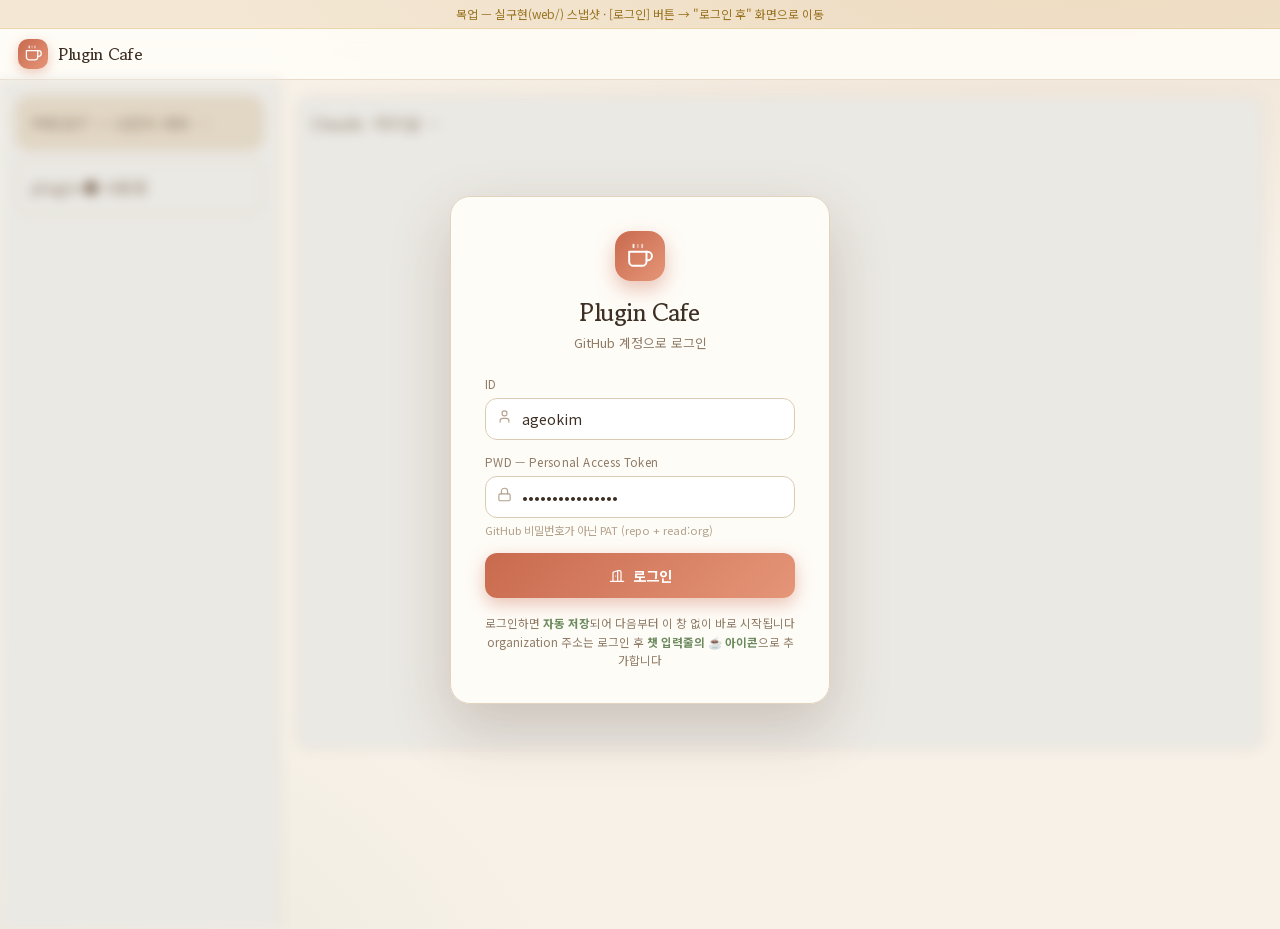
<file: docs/mockup/login.html>
<!DOCTYPE html>
<html lang="ko">
<head>
<meta charset="UTF-8">
<meta name="viewport" content="width=device-width, initial-scale=1">
<title>Plugin Cafe — 로그인 전 (목업)</title>
<style>
/* Plugin Cafe 프론트 스타일 — 카페 테마 (docs/mockup/Plugin Cafe - *.html 디자인 이식, §12·§13.2)
   크림 배경 + 테라코타→살몬 그라데이션, Gowun Batang 세리프, 커피 메타포 아이콘 */

@import url("../../web/vendor/fonts/fonts.css");

:root {
  --bg:#f7f1e8; --panel:#fffdf8; --glass:rgba(255,253,248,.88);
  --line:#e9dccb; --line2:#dccbb4; --line3:#e2d3bd;
  --text:#3d2f24; --muted:#8f7b66; --dim:#b3a18c;
  --acc1:#c96a4e; --acc2:#e59578;
  --grad:linear-gradient(135deg,var(--acc1),var(--acc2));
  --green:#7c9a6d; --amber:#d9a441; --red:#cf6a4f; --sage:#6d8a5f;
  --tan:#c08a52; --link:#8a5a3b;
  --acc-sh:rgba(201,106,78,.3); --card-sh:rgba(138,90,59,.07);
  --pop-sh:rgba(90,60,35,.18);
  --term-bg:#3a2e26; --term-fg:#efe3d1; --term-prompt:#e0a866; --term-green:#a3c293;
  --serif:'Gowun Batang', serif;
  --sbw:360px; --r:14px;
}
* { margin:0; padding:0; box-sizing:border-box; }
[hidden] { display:none !important; }
body { background:
         radial-gradient(900px 400px at 85% -10%, rgba(192,138,82,.16), transparent),
         radial-gradient(700px 400px at -10% 110%, rgba(124,154,109,.12), transparent),
         var(--bg);
       color:var(--text); overflow:hidden;
       font-family:"Noto Sans KR",-apple-system,"Segoe UI",sans-serif; line-height:1.5; }
button { font-family:inherit; }
a { color:var(--link); } a:hover { color:#6f4531; }
.serif { font-family:var(--serif); }
.ic { width:16px; height:16px; stroke:currentColor; stroke-width:1.8;
      fill:none; stroke-linecap:round; stroke-linejoin:round; flex:none;
      pointer-events:none; }

/* 아이콘 애니메이션(스팀·낙하·스윙·추출)은 SMIL로 스프라이트 안에 있다 —
   문서 CSS는 use shadow 내부에 닿지 않는다 (index.html 스프라이트 참조) */

/* ── 뷰 루트: 로그인 ↔ 메인 (JS 전환) ─────────────────── */
#view-login, #view-main { display:flex; flex-direction:column; height:100vh; }

/* ── 헤더 ─────────────────────────────────────────────── */
header { display:flex; align-items:center; gap:14px; padding:10px 18px;
         background:var(--glass); backdrop-filter:blur(10px);
         border-bottom:1px solid var(--line); }
.logo { display:flex; align-items:center; gap:10px; font-weight:800;
        letter-spacing:-.02em; font-family:var(--serif); font-size:1.02rem; }
.logo .mark { width:30px; height:30px; border-radius:10px; background:var(--grad);
              display:flex; align-items:center; justify-content:center;
              box-shadow:0 4px 12px rgba(201,106,78,.35); }
.logo .mark .ic { width:17px; height:17px; color:#fff; }
.conn { display:flex; align-items:center; gap:6px; color:var(--muted); font-size:.78rem;
        background:var(--panel); border:1px solid var(--line);
        border-radius:999px; padding:4px 13px; }
.conn b { color:var(--text); font-weight:600; }
.conn .dot { width:7px; height:7px; border-radius:50%; background:var(--green);
             box-shadow:0 0 8px var(--green); }
.conn .dot.warn { background:var(--amber); box-shadow:0 0 8px var(--amber); }
.btn { display:inline-flex; align-items:center; gap:6px; background:var(--panel);
       border:1px solid var(--line2); color:var(--text); padding:6px 14px;
       border-radius:999px; font-size:.78rem; text-decoration:none; cursor:pointer;
       transition:all .15s; }
.btn:hover { background:#f3e9da; border-color:#c9b298; }
.btn.primary { background:var(--grad); border:none; color:#fff; font-weight:600;
               box-shadow:0 3px 10px var(--acc-sh); }
.btn.ghost { border:none; background:transparent; color:var(--muted); padding:5px 8px;
             border-radius:7px; }
.btn.ghost:hover { color:var(--text); background:rgba(138,90,59,.08); }
.btn.sm { padding:3px 11px; font-size:.7rem; }
.btn.danger:hover { color:var(--red); background:rgba(207,106,79,.1); }
.btn.dangerp { background:rgba(207,106,79,.13); border-color:rgba(207,106,79,.4); color:var(--red); }
.btn:disabled, button:disabled { opacity:.5; cursor:default; pointer-events:none; }
header .logout { margin-left:auto; }

/* 미검증 세션 배너 + 기능 잠금 (§10.2) */
.lock-banner { background:rgba(217,164,65,.12); color:#9a7422; text-align:center;
               font-size:.74rem; padding:5px; border-bottom:1px solid rgba(217,164,65,.25); }
body.pm-locked .needs-auth { opacity:.4; pointer-events:none; }

/* ── 레이아웃 ─────────────────────────────────────────── */
.app { flex:1; min-height:0; display:flex; position:relative; }

/* 사이드바 */
.sidebar { width:var(--sbw); min-width:var(--sbw); background:rgba(255,253,248,.8);
           backdrop-filter:blur(10px); border-right:1px solid var(--line);
           display:flex; flex-direction:column; transition:transform .24s cubic-bezier(.4,0,.2,1);
           z-index:20; position:relative; }

/* 폭 조절 핸들 — 오른쪽 가장자리 드래그 (§12.2) */
.sb-resize { position:absolute; top:0; bottom:0; right:-4px; width:8px;
             cursor:col-resize; z-index:25; }
.sb-resize:hover, body.sb-resizing .sb-resize {
  background:linear-gradient(90deg, transparent, rgba(192,138,82,.4), transparent); }
body.sb-resizing { cursor:col-resize; user-select:none; }
body.sb-resizing .sidebar { transition:none; }
.sb-head { display:flex; align-items:center; gap:8px; padding:12px 14px;
           border-bottom:1px solid var(--line); }
.sb-head h3 { display:flex; align-items:center; gap:8px; font-size:.85rem;
              margin-right:auto; letter-spacing:-.01em; font-family:var(--serif); }
.sb-head h3 .ic { color:var(--tan); }
#pinBtn { display:inline-flex; align-items:center; gap:5px; cursor:pointer;
          border:1px solid var(--line2); border-radius:999px; padding:3px 11px;
          font-size:.7rem; color:var(--muted); background:transparent; transition:all .15s; }
#pinBtn.on { background:var(--grad); border-color:transparent; color:#fff;
             box-shadow:0 2px 8px var(--acc-sh); }

/* 미고정: 얇은 레일 + hover 슬라이드 (~300ms 접힘 지연은 JS) */
.app.unpinned .sidebar { position:absolute; top:0; bottom:0; left:0;
                         transform:translateX(calc(-1 * var(--sbw)));
                         box-shadow:16px 0 40px rgba(90,60,35,.25); }
.app.unpinned .sidebar.open { transform:translateX(0); }
.rail { display:none; position:absolute; top:0; bottom:0; left:0; width:18px; z-index:19;
        background:linear-gradient(90deg, rgba(192,138,82,.22), transparent);
        align-items:center; justify-content:center; color:var(--dim); cursor:pointer; }
.rail .ic { width:13px; height:13px; }
.app.unpinned .rail { display:flex; }

.sb-body { overflow-y:auto; flex:1; }
.sb-sec { padding:12px 14px; border-bottom:1px solid var(--line); }
.sb-sec .t { display:flex; align-items:center; gap:6px; font-size:.7rem;
             color:var(--muted); margin-bottom:8px; letter-spacing:.04em;
             font-family:var(--serif); }
.orgadd { display:flex; gap:6px; }
input { background:#fff; border:1px solid var(--line2); border-radius:10px;
        padding:7px 11px; color:var(--text); font-size:.76rem; outline:none;
        font-family:inherit; transition:border-color .15s; }
input::placeholder { color:var(--dim); }
input:focus { border-color:var(--link); }
.orgadd input { flex:1; min-width:0; }
.addbtn { width:30px; height:30px; border-radius:10px; background:var(--grad); border:none;
          color:#fff; display:flex; align-items:center; justify-content:center;
          cursor:pointer; flex:none; box-shadow:0 3px 8px var(--acc-sh); }
.inline-err { color:var(--red); font-size:.68rem; margin-top:6px; line-height:1.4;
              word-break:break-all; }
.search-row { position:relative; margin-bottom:8px; }
.search-row .ic { position:absolute; left:10px; top:8px; width:14px; height:14px; color:var(--dim); }
.search-row input { width:100%; padding-left:30px; }
.chips { display:flex; gap:5px; flex-wrap:wrap; }
.chip { border:1px solid var(--line2); border-radius:999px; padding:2px 10px;
        font-size:.66rem; color:var(--muted); cursor:pointer; display:inline-flex;
        align-items:center; gap:5px; transition:all .15s; }
.chip .d { width:6px; height:6px; border-radius:50%; }
.chip .d.enabled { background:var(--green); }
.chip .d.installed { background:var(--amber); }
.chip .d.available { background:var(--dim); }
.chip.on { background:rgba(192,138,82,.14); border-color:var(--link); color:var(--text); }

/* preset 섹션 — 대시드 보드 (§6.5) */
.menu-board { background:#f6ead6; border:1.5px dashed #cfb391; border-radius:12px;
              padding:10px 12px; display:flex; flex-direction:column; gap:2px; }
.preset { display:flex; align-items:center; gap:7px; padding:6px 2px; font-size:.76rem;
          position:relative; }
.preset .nm { font-weight:700; overflow:hidden; text-overflow:ellipsis;
              white-space:nowrap; max-width:45%; font-family:var(--serif); }
.preset .lead { flex:1; border-bottom:2px dotted #cfb391; transform:translateY(-3px);
                min-width:10px; }
.preset .btn, .preset .pd { flex:none; } /* 긴 이름에도 [전환]·⋯ 유지 */
.preset .n { color:var(--dim); font-size:.66rem; white-space:nowrap; }
.preset .pd { width:8px; height:8px; border-radius:50%; flex:none; }
.preset .pd.on  { background:var(--green); box-shadow:0 0 6px var(--green); }
.preset .pd.off { background:var(--dim); }
.preset .pd.partial { background:linear-gradient(135deg, var(--green) 50%, var(--dim) 50%); }
.preset > .ic { color:var(--tan); width:13px; height:13px; }

/* org 카드 — 카페 비주얼 (§12.2) */
.sb-sec.recipe-t { border-bottom:none; padding-bottom:0; }
.sb-sec.recipe-t .t { margin-bottom:0; }
#pluginList { padding:10px 14px 14px; display:flex; flex-direction:column; gap:10px; }
.org-card { background:var(--panel); border:1px solid var(--line); border-radius:var(--r);
            box-shadow:0 2px 8px var(--card-sh); }
/* overflow:hidden 대신 모서리별 radius — 행의 + preset 팝업이 잘리지 않게 (§12.2) */
.org-card > .org-h { border-radius:calc(var(--r) - 1px) calc(var(--r) - 1px) 0 0; }
.org-card > .plugin:last-child { border-radius:0 0 calc(var(--r) - 1px) calc(var(--r) - 1px); }
.org-h { display:flex; align-items:center; gap:7px; padding:10px 13px;
         font-size:.8rem; font-weight:700; font-family:var(--serif);
         border-bottom:1px solid var(--line); background:rgba(192,138,82,.1); }
.org-card.tint-1 .org-h { background:rgba(124,154,109,.12); }
.org-h .ic { width:14px; height:14px; color:var(--tan); flex:none; }
.org-card.tint-1 .org-h .ic { color:var(--sage); }
.org-h > span:first-of-type { overflow:hidden; text-overflow:ellipsis;
                              white-space:nowrap; } /* 긴 org 이름 말줄임 */
.org-h .sp, .org-h .tag { flex:none; }
.org-h .n { color:var(--dim); font-weight:400; font-size:.62rem;
            font-family:"Noto Sans KR",sans-serif; }
.org-h .sp { margin-left:auto; display:flex; }
.tag { font-size:.6rem; font-weight:500; border:1px solid var(--line2); border-radius:999px;
       padding:1px 7px; color:var(--dim); white-space:nowrap;
       font-family:"Noto Sans KR",sans-serif; }
.tag.warn { color:var(--amber); border-color:rgba(217,164,65,.5); }
.plugin { display:flex; align-items:center; gap:7px; padding:7px 13px;
          transition:background .12s; position:relative; }
.plugin + .plugin { border-top:1px solid #f3ead9; }
.plugin:hover { background:rgba(192,138,82,.05); }
.plugin > .ic { width:13px; height:13px; flex:none; }
.plugin .bean-on { color:var(--link); }
.plugin .bean-off { color:#c9b298; }
.plugin .addp { opacity:0; transition:opacity .15s; }
.plugin:hover .addp { opacity:1; }
.plugin .nm { font-size:.76rem; font-weight:600; white-space:nowrap;
              max-width:40%; overflow:hidden; text-overflow:ellipsis; }
.plugin .lead { flex:1; border-bottom:2px dotted #ecdfd0; transform:translateY(-3px);
                min-width:10px; }
.plugin .desc { color:var(--dim); font-size:.64rem;
                max-width:34%; overflow:hidden; text-overflow:ellipsis; white-space:nowrap; }
/* 이름·설명이 길어도 상태·버튼은 줄어들거나 잘리지 않는다 */
.plugin .st, .plugin .btn, .plugin .acts { flex:none; }
.plugin .acts { display:inline-flex; align-items:center; gap:4px; }
.st { display:inline-flex; align-items:center; gap:5px; font-size:.64rem;
      font-weight:600; white-space:nowrap; }
.st .d { width:6px; height:6px; border-radius:50%; }
.st.on  { color:var(--green); }  .st.on  .d { background:var(--green); box-shadow:0 0 6px var(--green); }
.st.off { color:var(--amber); }  .st.off .d { background:var(--amber); }
.st.no  { color:var(--dim); }    .st.no .d { display:none; }

/* 인라인 삭제 확인 — "삭제할까요? [삭제][취소]" (§12.2) */
.confirm { font-size:.68rem; color:var(--red); white-space:nowrap; }

/* 팝업 메뉴 (preset ⋯ / + preset 선택) */
.pop { position:absolute; right:8px; top:calc(100% - 4px); z-index:30;
       background:var(--panel); border:1px solid var(--line3); border-radius:10px;
       box-shadow:0 12px 32px var(--pop-sh); min-width:150px; max-width:240px;
       padding:4px; display:flex; flex-direction:column; }
/* 아래 공간이 부족하면 JS가 .up을 붙여 위로 펼친다 (§12.2) */
.pop.up { top:auto; bottom:calc(100% - 4px); }
.pop button { text-align:left; background:none; border:none; color:var(--text);
              font-size:.72rem; padding:6px 10px; border-radius:7px; cursor:pointer; }
.pop button:hover { background:rgba(138,90,59,.08); }
.pop button.danger { color:var(--red); }
.pop .sep { height:1px; background:var(--line); margin:3px 4px; }
.pop .pop-q { font-size:.68rem; color:var(--red); padding:6px 10px 3px; }
.pop .pop-empty { font-size:.68rem; color:var(--dim); padding:6px 10px; }

.empty { color:var(--dim); font-size:.7rem; padding:4px 2px; }
details.inspect { padding:10px 14px; font-size:.72rem; color:var(--muted); }
details.inspect summary { display:flex; align-items:center; gap:6px; cursor:pointer; }
.ins-row { padding:3px 0 0; font-size:.68rem; color:var(--muted); word-break:break-all; }

/* 진행 중 스피너 */
@keyframes spin { to { transform:rotate(360deg); } }
.busy .ic { animation:spin .8s linear infinite; }

/* ── 메인: 탭 전환 (Claude ↔ 터미널 ↔ Workflow) ─────── */
.main { flex:1; display:flex; flex-direction:column; min-width:0; }
.main-h { display:flex; align-items:center; gap:12px; padding:9px 16px;
          border-bottom:1px solid var(--line); background:var(--glass); backdrop-filter:blur(10px); }
.seg { display:flex; background:#f3e9da; border:1px solid var(--line3);
       border-radius:999px; padding:3px; }
.seg button { display:inline-flex; align-items:center; gap:6px; border:none;
              background:transparent; color:var(--muted); font-size:.78rem;
              padding:5px 15px; border-radius:999px; cursor:pointer; transition:all .18s; }
.seg button.on { background:var(--grad); color:#fff; font-weight:600;
                 box-shadow:0 2px 8px var(--acc-sh); }
.main-h .hint { font-size:.68rem; color:var(--dim); margin-left:auto;
                overflow:hidden; text-overflow:ellipsis; white-space:nowrap; }

.view { flex:1; display:none; flex-direction:column; min-height:0; }
.view.on { display:flex; }

/* Claude 챗 뷰 */
.msgs { flex:1; overflow-y:auto; padding:18px 22px; display:flex; flex-direction:column; gap:12px; }
.msg { max-width:78%; padding:10px 15px; border-radius:16px; font-size:.82rem;
       white-space:pre-wrap; word-break:break-word; }
.msg.user { align-self:flex-end; background:var(--grad); color:#fff;
            border-radius:16px 16px 5px 16px; box-shadow:0 4px 12px rgba(201,106,78,.22); }
.msg.claude { align-self:flex-start; background:var(--panel); border:1px solid var(--line);
              border-radius:16px 16px 16px 5px; box-shadow:0 2px 8px var(--card-sh); }
.msg.err { border-color:rgba(207,106,79,.45); color:var(--red); }
.msg.sys { align-self:center; background:transparent; border:1px dashed var(--line2);
           color:var(--dim); font-size:.7rem; padding:6px 14px; border-radius:16px; }
.msg .skill { color:var(--tan); font-weight:600; font-size:.68rem; }
.msg pre { font-family:"SF Mono",Menlo,Consolas,monospace; font-size:.72rem;
           white-space:pre-wrap; word-break:break-word; color:#5a4a3a; }
.chat-in { display:flex; gap:9px; padding:12px 18px; border-top:1px solid var(--line);
           position:relative; align-items:center; background:rgba(255,253,248,.7); }

/* ── org 추가 팝오버 (§12.2 — 전송 버튼 왼쪽 아이콘) ── */
.org-fab-wrap { position:relative; flex:none; display:flex; }
.org-fab { width:40px; height:40px; border-radius:12px; border:1px solid var(--line2);
           background:var(--panel); color:var(--muted); cursor:pointer;
           display:flex; align-items:center; justify-content:center; transition:all .15s; }
.org-fab:hover { color:var(--text); background:#f3e9da; }
.org-fab.open { background:var(--grad); border-color:transparent; color:#fff;
                box-shadow:0 4px 12px rgba(201,106,78,.35); }
.org-fab .ic { width:22px; height:22px; }
.org-pop { position:absolute; bottom:calc(100% + 10px); left:0; width:320px;
           background:var(--panel);
           border:1px solid var(--line3); border-radius:14px; padding:12px 14px;
           box-shadow:0 16px 40px var(--pop-sh); z-index:30; }
.org-pop .t { display:flex; align-items:center; gap:6px; font-size:.7rem;
              color:var(--muted); margin-bottom:8px; letter-spacing:.02em;
              font-family:var(--serif); }
.chat-in input { flex:1; padding:10px 14px; border-radius:12px; font-size:.82rem; }
.sendbtn { width:40px; height:40px; border-radius:12px; background:var(--grad); border:none;
           color:#fff; display:flex; align-items:center; justify-content:center;
           cursor:pointer; flex:none; box-shadow:0 4px 12px rgba(201,106,78,.35);
           transition:transform .12s; }
.sendbtn:hover { transform:translateY(-1px); }
.sendbtn .ic { width:22px; height:22px; }

/* 터미널 뷰 — xterm.js 컨테이너, 로스티드 브라운 (§12.4) */
.term-wrap { flex:1; min-height:0; margin:14px 18px 18px; position:relative;
             background:var(--term-bg); border:1px solid var(--line3); border-radius:var(--r);
             box-shadow:inset 0 2px 10px rgba(0,0,0,.25); overflow:hidden; }
.term-host { position:absolute; inset:12px; }
.term-host .xterm { height:100%; }
.term-overlay { position:absolute; inset:0; z-index:5; display:flex; flex-direction:column;
                gap:14px; align-items:center; justify-content:center; text-align:center;
                background:rgba(58,46,38,.88); backdrop-filter:blur(4px);
                color:var(--term-fg); font-size:.82rem; padding:20px; }

/* ── 로그인 뷰 ────────────────────────────────────────── */
.locked-bg { filter:blur(6px) brightness(.92); pointer-events:none; user-select:none;
             display:flex; flex:1; min-height:0; }
.locked-bg .side { width:280px; background:var(--panel); border-right:1px solid var(--line); padding:16px; }
.locked-bg .mainp { flex:1; padding:16px; }
.locked-bg .box { background:var(--panel); border:1px solid var(--line);
                  border-radius:14px; padding:14px; margin-bottom:10px; color:var(--muted); }
.locked-bg .box.menu { background:#f6ead6; border:1.5px dashed #cfb391; }
.locked-bg .box.tall { height:80%; }

.login-wrap { position:fixed; inset:0; display:flex; align-items:center; justify-content:center; }
.login-card { width:380px; background:rgba(255,253,248,.94); backdrop-filter:blur(16px);
              border:1px solid var(--line3); border-radius:20px; padding:34px;
              box-shadow:0 24px 60px rgba(90,60,35,.22); }
.login-card .mark { width:50px; height:50px; border-radius:16px; background:var(--grad);
                    display:flex; align-items:center; justify-content:center; margin:0 auto 14px;
                    box-shadow:0 8px 20px rgba(201,106,78,.4); }
.login-card .mark .ic { width:26px; height:26px; color:#fff; }
.login-card h2 { text-align:center; margin-bottom:2px; letter-spacing:-.02em;
                 font-family:var(--serif); }
.login-card .sub { text-align:center; color:var(--muted); font-size:.8rem; margin-bottom:24px; }

.field { margin-bottom:14px; }
.field label { display:block; font-size:.72rem; color:var(--muted); margin-bottom:5px;
               letter-spacing:.03em; }
.in { position:relative; }
.in .ic { position:absolute; left:12px; top:11px; width:15px; height:15px; color:var(--dim); }
.in input { width:100%; background:#fff; border:1px solid var(--line2);
            border-radius:12px; padding:10px 12px 10px 36px; color:var(--text);
            font-size:.88rem; outline:none; transition:border-color .15s; }
.in input:focus { border-color:var(--link); }
.field .hint { font-size:.7rem; color:var(--dim); margin-top:4px; }
.login-err { color:var(--red); font-size:.74rem; text-align:center; margin:4px 0 8px;
             background:rgba(207,106,79,.08); border:1px solid rgba(207,106,79,.3);
             border-radius:10px; padding:8px 10px; line-height:1.5; }

.btn-login { display:flex; align-items:center; justify-content:center; gap:8px;
             width:100%; background:var(--grad); color:#fff; padding:12px; border:none;
             font-size:.9rem; cursor:pointer;
             border-radius:12px; font-weight:700; text-decoration:none; margin-top:8px;
             box-shadow:0 6px 18px rgba(201,106,78,.4); transition:transform .12s; }
.btn-login:hover { transform:translateY(-1px); }
.note { text-align:center; color:var(--muted); font-size:.72rem; margin-top:16px; line-height:1.6; }
.note b { color:var(--sage); font-weight:600; }

/* ── 토스트 ───────────────────────────────────────────── */
@keyframes toast-in { from { opacity:0; transform:translateY(8px); } }
.toasts { position:fixed; right:18px; bottom:18px; display:flex; flex-direction:column;
          gap:8px; z-index:100; max-width:380px; }
.toast { background:var(--panel); border:1px solid var(--line3);
         border-radius:12px; padding:10px 14px; font-size:.76rem; line-height:1.5;
         box-shadow:0 10px 30px var(--pop-sh); animation:toast-in .2s ease;
         white-space:pre-wrap; word-break:break-word; }
.toast.err { border-color:rgba(207,106,79,.5); color:var(--red); }

/* ── Workflow 타임라인 (§12.7) ────────────────────────── */
.wf-bar { display:flex; align-items:center; gap:8px; padding:10px 14px 4px; }
.wf-chip { font-size:.72rem; color:var(--muted); border:1px solid var(--line2);
           border-radius:99px; padding:3px 12px; cursor:pointer; transition:all .15s;
           background:transparent; }
.wf-chip:hover { color:var(--text); }
.wf-chip.on { background:var(--grad); color:#fff; border-color:transparent;
              box-shadow:0 2px 8px var(--acc-sh); }
.wf-auto { margin-left:auto; font-size:.7rem; color:var(--dim); display:flex;
           align-items:center; gap:5px; cursor:pointer; }
.wf-list { flex:1; overflow-y:auto; padding:8px 14px 16px; display:flex;
           flex-direction:column; gap:12px; }
.wf-empty { color:var(--dim); font-size:.74rem; padding:6px 2px; }
.wf-empty.big { text-align:center; padding:60px 20px; line-height:1.8; }

.wf-card { background:var(--panel); border:1px solid var(--line);
           border-radius:14px; padding:12px 14px; box-shadow:0 2px 8px var(--card-sh); }
.wf-head { display:flex; align-items:center; gap:8px; margin-bottom:8px; }
.wf-state { width:9px; height:9px; border-radius:50%; flex:none; }
.wf-state.active { background:var(--green); box-shadow:0 0 8px var(--green); }
.wf-state.idle { background:var(--amber); }
.wf-state.ended { background:var(--dim); }
.wf-state.done { background:var(--green); box-shadow:0 0 8px var(--green); }
.wf-title { font-weight:700; font-size:.8rem; letter-spacing:-.01em;
            font-family:var(--serif); }
.wf-statetxt { margin-left:auto; font-size:.68rem; color:var(--muted); }

.wf-line { border-left:1px solid var(--line3); margin-left:4px; padding-left:12px;
           display:flex; flex-direction:column; gap:6px; }
.wf-step { display:flex; align-items:baseline; gap:8px; font-size:.76rem;
           min-width:0; }
.wf-dot { width:16px; height:16px; border-radius:50%; flex:none; font-size:.6rem;
          display:inline-flex; align-items:center; justify-content:center;
          border:1px solid var(--line3); color:var(--muted);
          transform:translateY(3px); background:var(--panel); margin-left:-21px; }
.wf-dot.done { border-color:var(--green); color:var(--green); }
.wf-dot.failed { border-color:var(--red); color:var(--red); }
@keyframes wf-pulse {
  0%,100% { box-shadow:0 0 0 0 rgba(201,106,78,.45); }
  50% { box-shadow:0 0 0 5px rgba(201,106,78,0); }
}
.wf-dot.running { border-color:var(--tan); background:var(--tan);
                  animation:wf-pulse 1.4s ease infinite; }
.wf-body { display:flex; align-items:baseline; gap:7px; min-width:0; flex:1; }
.wf-name { font-weight:600; white-space:nowrap; }
.wf-step.plugin .wf-name { background:var(--grad); -webkit-background-clip:text;
                           background-clip:text; color:transparent; }
.wf-plugin-badge { font-size:.62rem; border:1px solid var(--tan); color:#a4693e;
                   border-radius:99px; padding:0 7px; white-space:nowrap; }
.wf-sum { color:var(--muted); overflow:hidden; text-overflow:ellipsis;
          white-space:nowrap; }
.wf-time { margin-left:auto; font-size:.66rem; color:var(--dim);
           white-space:nowrap; flex:none; }
.wf-step.running .wf-time { color:#a4693e; }

/* preset 멤버 편집 팝업 (§12.2) */
.pop .pop-h { font-size:.68rem; color:var(--muted); padding:6px 10px 3px;
              white-space:nowrap; }
.pop-scroll { max-height:220px; overflow-y:auto; display:flex; flex-direction:column; }
.pop button.sel { color:var(--green); }


/* ── 목업 전용 (카페 테마 §12.1) ── */
.mock-banner { background:rgba(217,164,65,.12); color:#9a7422; text-align:center;
               font-size:.74rem; padding:5px; border-bottom:1px solid rgba(217,164,65,.25); }
.term-mock { flex:1; overflow-y:auto; background:var(--term-bg); margin:14px 18px 18px;
             border:1px solid var(--line3); border-radius:14px; padding:14px;
             font-family:"SF Mono",Menlo,Consolas,monospace; font-size:.76rem;
             color:var(--term-fg); white-space:pre-wrap; }
.term-mock .p { color:var(--term-prompt); } .term-mock .g { color:var(--term-green); }

</style>
</head>
<body>
<svg style="display:none" xmlns="http://www.w3.org/2000/svg">
  <!-- 커피잔 + 스팀 (브랜드) -->
  <symbol id="i-cup" viewBox="0 0 24 24">
    <path d="M18 8h1a4 4 0 0 1 0 8h-1"/>
    <path d="M2 8h16v9a4 4 0 0 1-4 4H6a4 4 0 0 1-4-4z"/>
    <line x1="6" y1="1.5" x2="6" y2="4"><animate attributeName="opacity" values=".25;1;.25" dur="2.4s" repeatCount="indefinite"/></line>
    <line x1="10" y1="1.5" x2="10" y2="4"><animate attributeName="opacity" values=".25;1;.25" dur="2.4s" begin="-0.8s" repeatCount="indefinite"/></line>
    <line x1="14" y1="1.5" x2="14" y2="4"><animate attributeName="opacity" values=".25;1;.25" dur="2.4s" begin="-1.6s" repeatCount="indefinite"/></line>
  </symbol>
  <!-- 원두 (플러그인 상태 — CSS .bean-on/.bean-off 색) -->
  <symbol id="i-bean" viewBox="0 0 24 24">
    <g transform="rotate(-30 12 12)">
      <ellipse cx="12" cy="12" rx="6.2" ry="8.8" fill="currentColor" stroke="none"/>
      <path d="M12 3.6c-2.6 2.8 2.6 5.4 0 8.4s2.6 5.6 0 8.4" stroke="#fffdf8" stroke-width="1.5" fill="none"/>
    </g>
  </symbol>
  <!-- 메뉴판 (TODAY'S PRESET — 스윙) -->
  <symbol id="i-board" viewBox="0 0 24 24">
    <circle cx="12" cy="2" r=".8" fill="currentColor" stroke="none"/>
    <g>
      <path d="M12 2 6.5 6.5M12 2l5.5 4.5"/>
      <rect x="4" y="6.5" width="16" height="13" rx="2"/>
      <path d="M8 11h8M8 14.5h5"/>
      <animateTransform attributeName="transform" type="rotate" values="-4 12 2;4 12 2;-4 12 2" dur="3s" repeatCount="indefinite"/>
    </g>
  </symbol>
  <!-- 드리퍼 + 낙하 방울 (RECIPE 헤더) -->
  <symbol id="i-dripper" viewBox="0 0 24 24">
    <path d="M3 4h18l-6 8h-6z"/>
    <path d="M7 21h10"/>
    <circle cx="12" cy="15" r="1" fill="currentColor" stroke="none">
      <animate attributeName="cy" values="14;19;19" dur="1.6s" repeatCount="indefinite"/>
      <animate attributeName="opacity" values="0;1;0" dur="1.6s" repeatCount="indefinite"/>
    </circle>
  </symbol>
  <!-- 문 (입장하기) -->
  <symbol id="i-door" viewBox="0 0 24 24">
    <path d="M13 4h3a2 2 0 0 1 2 2v14"/>
    <path d="M2 20h20"/>
    <path d="M13 20V5.5a1 1 0 0 0-1.3-.95l-5 1.5A1 1 0 0 0 6 7v13"/>
    <path d="M10 12h.01"/>
  </symbol>
  <!-- 에스프레소 추출 (전송) -->
  <symbol id="i-espresso" viewBox="0 0 24 24">
    <path d="M4 3h16"/>
    <path d="M7 3v2a2 2 0 0 0 2 2h6a2 2 0 0 0 2-2V3"/>
    <line x1="10" y1="9" x2="10" y2="15" stroke-dasharray="2.5 2.5"><animate attributeName="stroke-dashoffset" values="10;0" dur="1s" repeatCount="indefinite"/></line>
    <line x1="14" y1="9" x2="14" y2="15" stroke-dasharray="2.5 2.5"><animate attributeName="stroke-dashoffset" values="10;0" dur="1s" begin="-0.5s" repeatCount="indefinite"/></line>
    <path d="M7 17h10v1.5a2.5 2.5 0 0 1-2.5 2.5h-5A2.5 2.5 0 0 1 7 18.5z"/>
  </symbol>
  <!-- 커피가루 담기 (organization 추가 — 포터필터 + 낙하 가루) -->
  <symbol id="i-grounds" viewBox="0 0 24 24">
    <path d="M4 13h13l-1.2 4.6A2 2 0 0 1 13.9 19H7.1a2 2 0 0 1-1.9-1.4z"/>
    <path d="M17 14h4"/>
    <circle cx="8.5" cy="5" r=".9" fill="currentColor" stroke="none">
      <animate attributeName="cy" values="3;10" dur="1.4s" repeatCount="indefinite"/>
      <animate attributeName="opacity" values="0;1;0" dur="1.4s" repeatCount="indefinite"/>
    </circle>
    <circle cx="11.5" cy="4" r=".9" fill="currentColor" stroke="none">
      <animate attributeName="cy" values="2;9" dur="1.4s" begin="-0.5s" repeatCount="indefinite"/>
      <animate attributeName="opacity" values="0;1;0" dur="1.4s" begin="-0.5s" repeatCount="indefinite"/>
    </circle>
    <circle cx="14.5" cy="6" r=".9" fill="currentColor" stroke="none">
      <animate attributeName="cy" values="3;10" dur="1.4s" begin="-0.9s" repeatCount="indefinite"/>
      <animate attributeName="opacity" values="0;1;0" dur="1.4s" begin="-0.9s" repeatCount="indefinite"/>
    </circle>
  </symbol>
  <!-- 유틸 아이콘 -->
  <symbol id="i-spark" viewBox="0 0 24 24"><path d="M9.9 15.5a2 2 0 0 0-1.4-1.4L2.4 12.5a.5.5 0 0 1 0-1L8.5 9.9a2 2 0 0 0 1.4-1.4l1.6-6.1a.5.5 0 0 1 1 0l1.6 6.1a2 2 0 0 0 1.4 1.4l6.1 1.6a.5.5 0 0 1 0 1l-6.1 1.6a2 2 0 0 0-1.4 1.4l-1.6 6.1a.5.5 0 0 1-1 0z"/></symbol>
  <symbol id="i-term" viewBox="0 0 24 24"><polyline points="4 17 10 11 4 5"/><line x1="12" y1="19" x2="20" y2="19"/></symbol>
  <symbol id="i-plus" viewBox="0 0 24 24"><path d="M5 12h14M12 5v14"/></symbol>
  <symbol id="i-search" viewBox="0 0 24 24"><circle cx="11" cy="11" r="8"/><path d="m21 21-4.3-4.3"/></symbol>
  <symbol id="i-refresh" viewBox="0 0 24 24"><path d="M21 12a9 9 0 1 1-2.6-6.4L21 8"/><polyline points="21 3 21 8 16 8"/></symbol>
  <symbol id="i-x" viewBox="0 0 24 24"><path d="M18 6 6 18M6 6l12 12"/></symbol>
  <symbol id="i-pin" viewBox="0 0 24 24"><path d="M12 17v5"/><path d="M9 11V6a3 3 0 1 1 6 0v5l2 3H7z"/></symbol>
  <symbol id="i-out" viewBox="0 0 24 24"><path d="M9 21H5a2 2 0 0 1-2-2V5a2 2 0 0 1 2-2h4"/><polyline points="16 17 21 12 16 7"/><line x1="21" y1="12" x2="9" y2="12"/></symbol>
  <symbol id="i-box" viewBox="0 0 24 24"><path d="M21 8a2 2 0 0 0-1-1.7l-7-4a2 2 0 0 0-2 0l-7 4A2 2 0 0 0 3 8v8a2 2 0 0 0 1 1.7l7 4a2 2 0 0 0 2 0l7-4a2 2 0 0 0 1-1.7Z"/><path d="m3.3 7 8.7 5 8.7-5"/><path d="M12 22V12"/></symbol>
  <symbol id="i-link" viewBox="0 0 24 24"><path d="M10 13a5 5 0 0 0 7.5.5l3-3a5 5 0 0 0-7-7l-1.7 1.7"/><path d="M14 11a5 5 0 0 0-7.5-.5l-3 3a5 5 0 0 0 7 7l1.7-1.7"/></symbol>
  <symbol id="i-dl" viewBox="0 0 24 24"><path d="M21 15v4a2 2 0 0 1-2 2H5a2 2 0 0 1-2-2v-4"/><polyline points="7 10 12 15 17 10"/><line x1="12" y1="15" x2="12" y2="3"/></symbol>
  <symbol id="i-act" viewBox="0 0 24 24"><path d="M22 12h-4l-3 9L9 3l-3 9H2"/></symbol>
  <symbol id="i-chev" viewBox="0 0 24 24"><path d="m9 18 6-6-6-6"/></symbol>
  <symbol id="i-trash" viewBox="0 0 24 24"><path d="M3 6h18"/><path d="M19 6v14a2 2 0 0 1-2 2H7a2 2 0 0 1-2-2V6"/><path d="M8 6V4a2 2 0 0 1 2-2h4a2 2 0 0 1 2 2v2"/><line x1="10" y1="11" x2="10" y2="17"/><line x1="14" y1="11" x2="14" y2="17"/></symbol>
  <symbol id="i-layers" viewBox="0 0 24 24"><path d="m12 2 8.5 4.5L12 11 3.5 6.5Z"/><path d="m3.5 12 8.5 4.5 8.5-4.5"/><path d="m3.5 17.5 8.5 4.5 8.5-4.5"/></symbol>
  <symbol id="i-org" viewBox="0 0 24 24"><path d="M3 21h18"/><path d="M5 21V7l7-4 7 4v14"/><path d="M9 21v-4h6v4"/><path d="M9 10h.01M15 10h.01M9 14h.01M15 14h.01"/></symbol>
  <symbol id="i-user" viewBox="0 0 24 24"><path d="M19 21v-2a4 4 0 0 0-4-4H9a4 4 0 0 0-4 4v2"/><circle cx="12" cy="7" r="4"/></symbol>
  <symbol id="i-lock" viewBox="0 0 24 24"><rect x="3" y="11" width="18" height="11" rx="2"/><path d="M7 11V7a5 5 0 0 1 10 0v4"/></symbol>
</svg>
<div class="mock-banner">목업 — 실구현(web/) 스냅샷 · [로그인] 버튼 → "로그인 후" 화면으로 이동</div>
<section id="view-login">
  <header><div class="logo"><span class="mark"><svg class="ic"><use href="#i-cup"/></svg></span>Plugin Cafe</div></header>

  <!-- 로그인 전이라 뒤 화면은 잠겨서 흐릿하게만 보임 -->
  <div class="locked-bg">
    <div class="side">
      <div class="box menu">PRESET — 나만의 세트 …</div>
      <div class="box">plugin ● 사용중</div>
    </div>
    <div class="mainp"><div class="box tall">Claude · 터미널 …</div></div>
  </div>

  <div class="login-wrap">
    <form class="login-card" onsubmit="location.href='main.html';return false">
      <div class="mark"><svg class="ic"><use href="#i-cup"/></svg></div>
      <h2>Plugin Cafe</h2>
      <div class="sub">GitHub 계정으로 로그인</div>

      <div class="field">
        <label for="loginId">ID</label>
        <div class="in">
          <svg class="ic"><use href="#i-user"/></svg>
          <input id="loginId" value="ageokim">
        </div>
      </div>
      <div class="field">
        <label for="loginPwd">PWD — Personal Access Token</label>
        <div class="in">
          <svg class="ic"><use href="#i-lock"/></svg>
          <input id="loginPwd" type="password" value="ghp_xxxxxxxxxxxx">
        </div>
        <div class="hint">GitHub 비밀번호가 아닌 PAT (repo + read:org)</div>
      </div>

      <div class="login-err" id="loginErr" hidden></div>
      <button class="btn-login" type="submit" id="loginBtn"><svg class="ic"><use href="#i-door"/></svg>로그인</button>

      <div class="note">
        로그인하면 <b>자동 저장</b>되어 다음부터 이 창 없이 바로 시작됩니다<br>
        organization 주소는 로그인 후 <b>챗 입력줄의 ☕ 아이콘</b>으로 추가합니다
      </div>
    </form>
  </div>
</section>
</body>
</html>
</file>
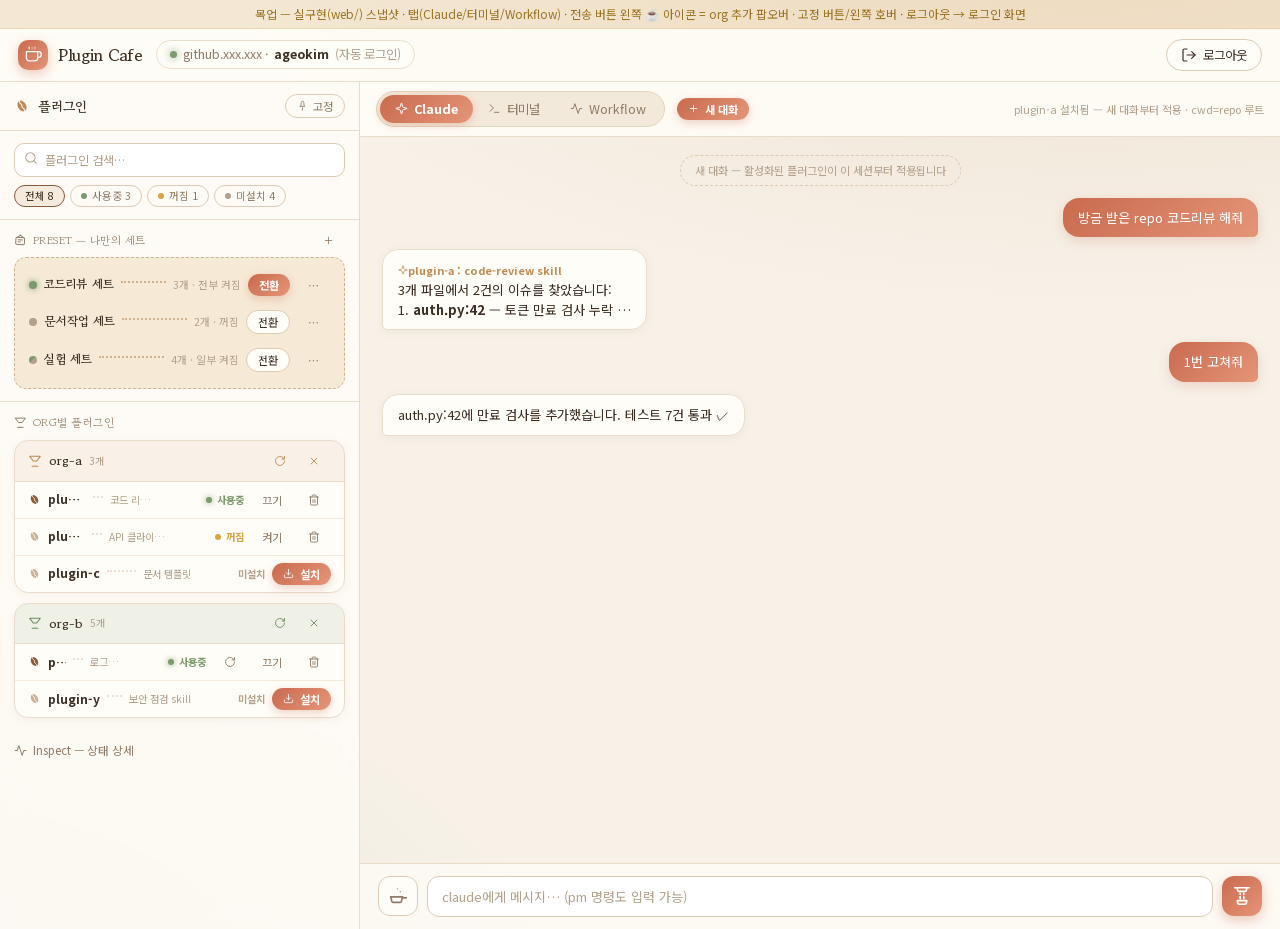
<file: docs/mockup/main.html>
<!DOCTYPE html>
<html lang="ko">
<head>
<meta charset="UTF-8">
<meta name="viewport" content="width=device-width, initial-scale=1">
<title>Plugin Cafe — 로그인 후 (목업)</title>
<style>
/* Plugin Cafe 프론트 스타일 — 카페 테마 (docs/mockup/Plugin Cafe - *.html 디자인 이식, §12·§13.2)
   크림 배경 + 테라코타→살몬 그라데이션, Gowun Batang 세리프, 커피 메타포 아이콘 */

@import url("../../web/vendor/fonts/fonts.css");

:root {
  --bg:#f7f1e8; --panel:#fffdf8; --glass:rgba(255,253,248,.88);
  --line:#e9dccb; --line2:#dccbb4; --line3:#e2d3bd;
  --text:#3d2f24; --muted:#8f7b66; --dim:#b3a18c;
  --acc1:#c96a4e; --acc2:#e59578;
  --grad:linear-gradient(135deg,var(--acc1),var(--acc2));
  --green:#7c9a6d; --amber:#d9a441; --red:#cf6a4f; --sage:#6d8a5f;
  --tan:#c08a52; --link:#8a5a3b;
  --acc-sh:rgba(201,106,78,.3); --card-sh:rgba(138,90,59,.07);
  --pop-sh:rgba(90,60,35,.18);
  --term-bg:#3a2e26; --term-fg:#efe3d1; --term-prompt:#e0a866; --term-green:#a3c293;
  --serif:'Gowun Batang', serif;
  --sbw:360px; --r:14px;
}
* { margin:0; padding:0; box-sizing:border-box; }
[hidden] { display:none !important; }
body { background:
         radial-gradient(900px 400px at 85% -10%, rgba(192,138,82,.16), transparent),
         radial-gradient(700px 400px at -10% 110%, rgba(124,154,109,.12), transparent),
         var(--bg);
       color:var(--text); overflow:hidden;
       font-family:"Noto Sans KR",-apple-system,"Segoe UI",sans-serif; line-height:1.5; }
button { font-family:inherit; }
a { color:var(--link); } a:hover { color:#6f4531; }
.serif { font-family:var(--serif); }
.ic { width:16px; height:16px; stroke:currentColor; stroke-width:1.8;
      fill:none; stroke-linecap:round; stroke-linejoin:round; flex:none;
      pointer-events:none; }

/* 아이콘 애니메이션(스팀·낙하·스윙·추출)은 SMIL로 스프라이트 안에 있다 —
   문서 CSS는 use shadow 내부에 닿지 않는다 (index.html 스프라이트 참조) */

/* ── 뷰 루트: 로그인 ↔ 메인 (JS 전환) ─────────────────── */
#view-login, #view-main { display:flex; flex-direction:column; height:100vh; }

/* ── 헤더 ─────────────────────────────────────────────── */
header { display:flex; align-items:center; gap:14px; padding:10px 18px;
         background:var(--glass); backdrop-filter:blur(10px);
         border-bottom:1px solid var(--line); }
.logo { display:flex; align-items:center; gap:10px; font-weight:800;
        letter-spacing:-.02em; font-family:var(--serif); font-size:1.02rem; }
.logo .mark { width:30px; height:30px; border-radius:10px; background:var(--grad);
              display:flex; align-items:center; justify-content:center;
              box-shadow:0 4px 12px rgba(201,106,78,.35); }
.logo .mark .ic { width:17px; height:17px; color:#fff; }
.conn { display:flex; align-items:center; gap:6px; color:var(--muted); font-size:.78rem;
        background:var(--panel); border:1px solid var(--line);
        border-radius:999px; padding:4px 13px; }
.conn b { color:var(--text); font-weight:600; }
.conn .dot { width:7px; height:7px; border-radius:50%; background:var(--green);
             box-shadow:0 0 8px var(--green); }
.conn .dot.warn { background:var(--amber); box-shadow:0 0 8px var(--amber); }
.btn { display:inline-flex; align-items:center; gap:6px; background:var(--panel);
       border:1px solid var(--line2); color:var(--text); padding:6px 14px;
       border-radius:999px; font-size:.78rem; text-decoration:none; cursor:pointer;
       transition:all .15s; }
.btn:hover { background:#f3e9da; border-color:#c9b298; }
.btn.primary { background:var(--grad); border:none; color:#fff; font-weight:600;
               box-shadow:0 3px 10px var(--acc-sh); }
.btn.ghost { border:none; background:transparent; color:var(--muted); padding:5px 8px;
             border-radius:7px; }
.btn.ghost:hover { color:var(--text); background:rgba(138,90,59,.08); }
.btn.sm { padding:3px 11px; font-size:.7rem; }
.btn.danger:hover { color:var(--red); background:rgba(207,106,79,.1); }
.btn.dangerp { background:rgba(207,106,79,.13); border-color:rgba(207,106,79,.4); color:var(--red); }
.btn:disabled, button:disabled { opacity:.5; cursor:default; pointer-events:none; }
header .logout { margin-left:auto; }

/* 미검증 세션 배너 + 기능 잠금 (§10.2) */
.lock-banner { background:rgba(217,164,65,.12); color:#9a7422; text-align:center;
               font-size:.74rem; padding:5px; border-bottom:1px solid rgba(217,164,65,.25); }
body.pm-locked .needs-auth { opacity:.4; pointer-events:none; }

/* ── 레이아웃 ─────────────────────────────────────────── */
.app { flex:1; min-height:0; display:flex; position:relative; }

/* 사이드바 */
.sidebar { width:var(--sbw); min-width:var(--sbw); background:rgba(255,253,248,.8);
           backdrop-filter:blur(10px); border-right:1px solid var(--line);
           display:flex; flex-direction:column; transition:transform .24s cubic-bezier(.4,0,.2,1);
           z-index:20; position:relative; }

/* 폭 조절 핸들 — 오른쪽 가장자리 드래그 (§12.2) */
.sb-resize { position:absolute; top:0; bottom:0; right:-4px; width:8px;
             cursor:col-resize; z-index:25; }
.sb-resize:hover, body.sb-resizing .sb-resize {
  background:linear-gradient(90deg, transparent, rgba(192,138,82,.4), transparent); }
body.sb-resizing { cursor:col-resize; user-select:none; }
body.sb-resizing .sidebar { transition:none; }
.sb-head { display:flex; align-items:center; gap:8px; padding:12px 14px;
           border-bottom:1px solid var(--line); }
.sb-head h3 { display:flex; align-items:center; gap:8px; font-size:.85rem;
              margin-right:auto; letter-spacing:-.01em; font-family:var(--serif); }
.sb-head h3 .ic { color:var(--tan); }
#pinBtn { display:inline-flex; align-items:center; gap:5px; cursor:pointer;
          border:1px solid var(--line2); border-radius:999px; padding:3px 11px;
          font-size:.7rem; color:var(--muted); background:transparent; transition:all .15s; }
#pinBtn.on { background:var(--grad); border-color:transparent; color:#fff;
             box-shadow:0 2px 8px var(--acc-sh); }

/* 미고정: 얇은 레일 + hover 슬라이드 (~300ms 접힘 지연은 JS) */
.app.unpinned .sidebar { position:absolute; top:0; bottom:0; left:0;
                         transform:translateX(calc(-1 * var(--sbw)));
                         box-shadow:16px 0 40px rgba(90,60,35,.25); }
.app.unpinned .sidebar.open { transform:translateX(0); }
.rail { display:none; position:absolute; top:0; bottom:0; left:0; width:18px; z-index:19;
        background:linear-gradient(90deg, rgba(192,138,82,.22), transparent);
        align-items:center; justify-content:center; color:var(--dim); cursor:pointer; }
.rail .ic { width:13px; height:13px; }
.app.unpinned .rail { display:flex; }

.sb-body { overflow-y:auto; flex:1; }
.sb-sec { padding:12px 14px; border-bottom:1px solid var(--line); }
.sb-sec .t { display:flex; align-items:center; gap:6px; font-size:.7rem;
             color:var(--muted); margin-bottom:8px; letter-spacing:.04em;
             font-family:var(--serif); }
.orgadd { display:flex; gap:6px; }
input { background:#fff; border:1px solid var(--line2); border-radius:10px;
        padding:7px 11px; color:var(--text); font-size:.76rem; outline:none;
        font-family:inherit; transition:border-color .15s; }
input::placeholder { color:var(--dim); }
input:focus { border-color:var(--link); }
.orgadd input { flex:1; min-width:0; }
.addbtn { width:30px; height:30px; border-radius:10px; background:var(--grad); border:none;
          color:#fff; display:flex; align-items:center; justify-content:center;
          cursor:pointer; flex:none; box-shadow:0 3px 8px var(--acc-sh); }
.inline-err { color:var(--red); font-size:.68rem; margin-top:6px; line-height:1.4;
              word-break:break-all; }
.search-row { position:relative; margin-bottom:8px; }
.search-row .ic { position:absolute; left:10px; top:8px; width:14px; height:14px; color:var(--dim); }
.search-row input { width:100%; padding-left:30px; }
.chips { display:flex; gap:5px; flex-wrap:wrap; }
.chip { border:1px solid var(--line2); border-radius:999px; padding:2px 10px;
        font-size:.66rem; color:var(--muted); cursor:pointer; display:inline-flex;
        align-items:center; gap:5px; transition:all .15s; }
.chip .d { width:6px; height:6px; border-radius:50%; }
.chip .d.enabled { background:var(--green); }
.chip .d.installed { background:var(--amber); }
.chip .d.available { background:var(--dim); }
.chip.on { background:rgba(192,138,82,.14); border-color:var(--link); color:var(--text); }

/* preset 섹션 — 대시드 보드 (§6.5) */
.menu-board { background:#f6ead6; border:1.5px dashed #cfb391; border-radius:12px;
              padding:10px 12px; display:flex; flex-direction:column; gap:2px; }
.preset { display:flex; align-items:center; gap:7px; padding:6px 2px; font-size:.76rem;
          position:relative; }
.preset .nm { font-weight:700; overflow:hidden; text-overflow:ellipsis;
              white-space:nowrap; max-width:45%; font-family:var(--serif); }
.preset .lead { flex:1; border-bottom:2px dotted #cfb391; transform:translateY(-3px);
                min-width:10px; }
.preset .btn, .preset .pd { flex:none; } /* 긴 이름에도 [전환]·⋯ 유지 */
.preset .n { color:var(--dim); font-size:.66rem; white-space:nowrap; }
.preset .pd { width:8px; height:8px; border-radius:50%; flex:none; }
.preset .pd.on  { background:var(--green); box-shadow:0 0 6px var(--green); }
.preset .pd.off { background:var(--dim); }
.preset .pd.partial { background:linear-gradient(135deg, var(--green) 50%, var(--dim) 50%); }
.preset > .ic { color:var(--tan); width:13px; height:13px; }

/* org 카드 — 카페 비주얼 (§12.2) */
.sb-sec.recipe-t { border-bottom:none; padding-bottom:0; }
.sb-sec.recipe-t .t { margin-bottom:0; }
#pluginList { padding:10px 14px 14px; display:flex; flex-direction:column; gap:10px; }
.org-card { background:var(--panel); border:1px solid var(--line); border-radius:var(--r);
            box-shadow:0 2px 8px var(--card-sh); }
/* overflow:hidden 대신 모서리별 radius — 행의 + preset 팝업이 잘리지 않게 (§12.2) */
.org-card > .org-h { border-radius:calc(var(--r) - 1px) calc(var(--r) - 1px) 0 0; }
.org-card > .plugin:last-child { border-radius:0 0 calc(var(--r) - 1px) calc(var(--r) - 1px); }
.org-h { display:flex; align-items:center; gap:7px; padding:10px 13px;
         font-size:.8rem; font-weight:700; font-family:var(--serif);
         border-bottom:1px solid var(--line); background:rgba(192,138,82,.1); }
.org-card.tint-1 .org-h { background:rgba(124,154,109,.12); }
.org-h .ic { width:14px; height:14px; color:var(--tan); flex:none; }
.org-card.tint-1 .org-h .ic { color:var(--sage); }
.org-h > span:first-of-type { overflow:hidden; text-overflow:ellipsis;
                              white-space:nowrap; } /* 긴 org 이름 말줄임 */
.org-h .sp, .org-h .tag { flex:none; }
.org-h .n { color:var(--dim); font-weight:400; font-size:.62rem;
            font-family:"Noto Sans KR",sans-serif; }
.org-h .sp { margin-left:auto; display:flex; }
.tag { font-size:.6rem; font-weight:500; border:1px solid var(--line2); border-radius:999px;
       padding:1px 7px; color:var(--dim); white-space:nowrap;
       font-family:"Noto Sans KR",sans-serif; }
.tag.warn { color:var(--amber); border-color:rgba(217,164,65,.5); }
.plugin { display:flex; align-items:center; gap:7px; padding:7px 13px;
          transition:background .12s; position:relative; }
.plugin + .plugin { border-top:1px solid #f3ead9; }
.plugin:hover { background:rgba(192,138,82,.05); }
.plugin > .ic { width:13px; height:13px; flex:none; }
.plugin .bean-on { color:var(--link); }
.plugin .bean-off { color:#c9b298; }
.plugin .addp { opacity:0; transition:opacity .15s; }
.plugin:hover .addp { opacity:1; }
.plugin .nm { font-size:.76rem; font-weight:600; white-space:nowrap;
              max-width:40%; overflow:hidden; text-overflow:ellipsis; }
.plugin .lead { flex:1; border-bottom:2px dotted #ecdfd0; transform:translateY(-3px);
                min-width:10px; }
.plugin .desc { color:var(--dim); font-size:.64rem;
                max-width:34%; overflow:hidden; text-overflow:ellipsis; white-space:nowrap; }
/* 이름·설명이 길어도 상태·버튼은 줄어들거나 잘리지 않는다 */
.plugin .st, .plugin .btn, .plugin .acts { flex:none; }
.plugin .acts { display:inline-flex; align-items:center; gap:4px; }
.st { display:inline-flex; align-items:center; gap:5px; font-size:.64rem;
      font-weight:600; white-space:nowrap; }
.st .d { width:6px; height:6px; border-radius:50%; }
.st.on  { color:var(--green); }  .st.on  .d { background:var(--green); box-shadow:0 0 6px var(--green); }
.st.off { color:var(--amber); }  .st.off .d { background:var(--amber); }
.st.no  { color:var(--dim); }    .st.no .d { display:none; }

/* 인라인 삭제 확인 — "삭제할까요? [삭제][취소]" (§12.2) */
.confirm { font-size:.68rem; color:var(--red); white-space:nowrap; }

/* 팝업 메뉴 (preset ⋯ / + preset 선택) */
.pop { position:absolute; right:8px; top:calc(100% - 4px); z-index:30;
       background:var(--panel); border:1px solid var(--line3); border-radius:10px;
       box-shadow:0 12px 32px var(--pop-sh); min-width:150px; max-width:240px;
       padding:4px; display:flex; flex-direction:column; }
/* 아래 공간이 부족하면 JS가 .up을 붙여 위로 펼친다 (§12.2) */
.pop.up { top:auto; bottom:calc(100% - 4px); }
.pop button { text-align:left; background:none; border:none; color:var(--text);
              font-size:.72rem; padding:6px 10px; border-radius:7px; cursor:pointer; }
.pop button:hover { background:rgba(138,90,59,.08); }
.pop button.danger { color:var(--red); }
.pop .sep { height:1px; background:var(--line); margin:3px 4px; }
.pop .pop-q { font-size:.68rem; color:var(--red); padding:6px 10px 3px; }
.pop .pop-empty { font-size:.68rem; color:var(--dim); padding:6px 10px; }

.empty { color:var(--dim); font-size:.7rem; padding:4px 2px; }
details.inspect { padding:10px 14px; font-size:.72rem; color:var(--muted); }
details.inspect summary { display:flex; align-items:center; gap:6px; cursor:pointer; }
.ins-row { padding:3px 0 0; font-size:.68rem; color:var(--muted); word-break:break-all; }

/* 진행 중 스피너 */
@keyframes spin { to { transform:rotate(360deg); } }
.busy .ic { animation:spin .8s linear infinite; }

/* ── 메인: 탭 전환 (Claude ↔ 터미널 ↔ Workflow) ─────── */
.main { flex:1; display:flex; flex-direction:column; min-width:0; }
.main-h { display:flex; align-items:center; gap:12px; padding:9px 16px;
          border-bottom:1px solid var(--line); background:var(--glass); backdrop-filter:blur(10px); }
.seg { display:flex; background:#f3e9da; border:1px solid var(--line3);
       border-radius:999px; padding:3px; }
.seg button { display:inline-flex; align-items:center; gap:6px; border:none;
              background:transparent; color:var(--muted); font-size:.78rem;
              padding:5px 15px; border-radius:999px; cursor:pointer; transition:all .18s; }
.seg button.on { background:var(--grad); color:#fff; font-weight:600;
                 box-shadow:0 2px 8px var(--acc-sh); }
.main-h .hint { font-size:.68rem; color:var(--dim); margin-left:auto;
                overflow:hidden; text-overflow:ellipsis; white-space:nowrap; }

.view { flex:1; display:none; flex-direction:column; min-height:0; }
.view.on { display:flex; }

/* Claude 챗 뷰 */
.msgs { flex:1; overflow-y:auto; padding:18px 22px; display:flex; flex-direction:column; gap:12px; }
.msg { max-width:78%; padding:10px 15px; border-radius:16px; font-size:.82rem;
       white-space:pre-wrap; word-break:break-word; }
.msg.user { align-self:flex-end; background:var(--grad); color:#fff;
            border-radius:16px 16px 5px 16px; box-shadow:0 4px 12px rgba(201,106,78,.22); }
.msg.claude { align-self:flex-start; background:var(--panel); border:1px solid var(--line);
              border-radius:16px 16px 16px 5px; box-shadow:0 2px 8px var(--card-sh); }
.msg.err { border-color:rgba(207,106,79,.45); color:var(--red); }
.msg.sys { align-self:center; background:transparent; border:1px dashed var(--line2);
           color:var(--dim); font-size:.7rem; padding:6px 14px; border-radius:16px; }
.msg .skill { color:var(--tan); font-weight:600; font-size:.68rem; }
.msg pre { font-family:"SF Mono",Menlo,Consolas,monospace; font-size:.72rem;
           white-space:pre-wrap; word-break:break-word; color:#5a4a3a; }
.chat-in { display:flex; gap:9px; padding:12px 18px; border-top:1px solid var(--line);
           position:relative; align-items:center; background:rgba(255,253,248,.7); }

/* ── org 추가 팝오버 (§12.2 — 전송 버튼 왼쪽 아이콘) ── */
.org-fab-wrap { position:relative; flex:none; display:flex; }
.org-fab { width:40px; height:40px; border-radius:12px; border:1px solid var(--line2);
           background:var(--panel); color:var(--muted); cursor:pointer;
           display:flex; align-items:center; justify-content:center; transition:all .15s; }
.org-fab:hover { color:var(--text); background:#f3e9da; }
.org-fab.open { background:var(--grad); border-color:transparent; color:#fff;
                box-shadow:0 4px 12px rgba(201,106,78,.35); }
.org-fab .ic { width:22px; height:22px; }
.org-pop { position:absolute; bottom:calc(100% + 10px); left:0; width:320px;
           background:var(--panel);
           border:1px solid var(--line3); border-radius:14px; padding:12px 14px;
           box-shadow:0 16px 40px var(--pop-sh); z-index:30; }
.org-pop .t { display:flex; align-items:center; gap:6px; font-size:.7rem;
              color:var(--muted); margin-bottom:8px; letter-spacing:.02em;
              font-family:var(--serif); }
.chat-in input { flex:1; padding:10px 14px; border-radius:12px; font-size:.82rem; }
.sendbtn { width:40px; height:40px; border-radius:12px; background:var(--grad); border:none;
           color:#fff; display:flex; align-items:center; justify-content:center;
           cursor:pointer; flex:none; box-shadow:0 4px 12px rgba(201,106,78,.35);
           transition:transform .12s; }
.sendbtn:hover { transform:translateY(-1px); }
.sendbtn .ic { width:22px; height:22px; }

/* 터미널 뷰 — xterm.js 컨테이너, 로스티드 브라운 (§12.4) */
.term-wrap { flex:1; min-height:0; margin:14px 18px 18px; position:relative;
             background:var(--term-bg); border:1px solid var(--line3); border-radius:var(--r);
             box-shadow:inset 0 2px 10px rgba(0,0,0,.25); overflow:hidden; }
.term-host { position:absolute; inset:12px; }
.term-host .xterm { height:100%; }
.term-overlay { position:absolute; inset:0; z-index:5; display:flex; flex-direction:column;
                gap:14px; align-items:center; justify-content:center; text-align:center;
                background:rgba(58,46,38,.88); backdrop-filter:blur(4px);
                color:var(--term-fg); font-size:.82rem; padding:20px; }

/* ── 로그인 뷰 ────────────────────────────────────────── */
.locked-bg { filter:blur(6px) brightness(.92); pointer-events:none; user-select:none;
             display:flex; flex:1; min-height:0; }
.locked-bg .side { width:280px; background:var(--panel); border-right:1px solid var(--line); padding:16px; }
.locked-bg .mainp { flex:1; padding:16px; }
.locked-bg .box { background:var(--panel); border:1px solid var(--line);
                  border-radius:14px; padding:14px; margin-bottom:10px; color:var(--muted); }
.locked-bg .box.menu { background:#f6ead6; border:1.5px dashed #cfb391; }
.locked-bg .box.tall { height:80%; }

.login-wrap { position:fixed; inset:0; display:flex; align-items:center; justify-content:center; }
.login-card { width:380px; background:rgba(255,253,248,.94); backdrop-filter:blur(16px);
              border:1px solid var(--line3); border-radius:20px; padding:34px;
              box-shadow:0 24px 60px rgba(90,60,35,.22); }
.login-card .mark { width:50px; height:50px; border-radius:16px; background:var(--grad);
                    display:flex; align-items:center; justify-content:center; margin:0 auto 14px;
                    box-shadow:0 8px 20px rgba(201,106,78,.4); }
.login-card .mark .ic { width:26px; height:26px; color:#fff; }
.login-card h2 { text-align:center; margin-bottom:2px; letter-spacing:-.02em;
                 font-family:var(--serif); }
.login-card .sub { text-align:center; color:var(--muted); font-size:.8rem; margin-bottom:24px; }

.field { margin-bottom:14px; }
.field label { display:block; font-size:.72rem; color:var(--muted); margin-bottom:5px;
               letter-spacing:.03em; }
.in { position:relative; }
.in .ic { position:absolute; left:12px; top:11px; width:15px; height:15px; color:var(--dim); }
.in input { width:100%; background:#fff; border:1px solid var(--line2);
            border-radius:12px; padding:10px 12px 10px 36px; color:var(--text);
            font-size:.88rem; outline:none; transition:border-color .15s; }
.in input:focus { border-color:var(--link); }
.field .hint { font-size:.7rem; color:var(--dim); margin-top:4px; }
.login-err { color:var(--red); font-size:.74rem; text-align:center; margin:4px 0 8px;
             background:rgba(207,106,79,.08); border:1px solid rgba(207,106,79,.3);
             border-radius:10px; padding:8px 10px; line-height:1.5; }

.btn-login { display:flex; align-items:center; justify-content:center; gap:8px;
             width:100%; background:var(--grad); color:#fff; padding:12px; border:none;
             font-size:.9rem; cursor:pointer;
             border-radius:12px; font-weight:700; text-decoration:none; margin-top:8px;
             box-shadow:0 6px 18px rgba(201,106,78,.4); transition:transform .12s; }
.btn-login:hover { transform:translateY(-1px); }
.note { text-align:center; color:var(--muted); font-size:.72rem; margin-top:16px; line-height:1.6; }
.note b { color:var(--sage); font-weight:600; }

/* ── 토스트 ───────────────────────────────────────────── */
@keyframes toast-in { from { opacity:0; transform:translateY(8px); } }
.toasts { position:fixed; right:18px; bottom:18px; display:flex; flex-direction:column;
          gap:8px; z-index:100; max-width:380px; }
.toast { background:var(--panel); border:1px solid var(--line3);
         border-radius:12px; padding:10px 14px; font-size:.76rem; line-height:1.5;
         box-shadow:0 10px 30px var(--pop-sh); animation:toast-in .2s ease;
         white-space:pre-wrap; word-break:break-word; }
.toast.err { border-color:rgba(207,106,79,.5); color:var(--red); }

/* ── Workflow 타임라인 (§12.7) ────────────────────────── */
.wf-bar { display:flex; align-items:center; gap:8px; padding:10px 14px 4px; }
.wf-chip { font-size:.72rem; color:var(--muted); border:1px solid var(--line2);
           border-radius:99px; padding:3px 12px; cursor:pointer; transition:all .15s;
           background:transparent; }
.wf-chip:hover { color:var(--text); }
.wf-chip.on { background:var(--grad); color:#fff; border-color:transparent;
              box-shadow:0 2px 8px var(--acc-sh); }
.wf-auto { margin-left:auto; font-size:.7rem; color:var(--dim); display:flex;
           align-items:center; gap:5px; cursor:pointer; }
.wf-list { flex:1; overflow-y:auto; padding:8px 14px 16px; display:flex;
           flex-direction:column; gap:12px; }
.wf-empty { color:var(--dim); font-size:.74rem; padding:6px 2px; }
.wf-empty.big { text-align:center; padding:60px 20px; line-height:1.8; }

.wf-card { background:var(--panel); border:1px solid var(--line);
           border-radius:14px; padding:12px 14px; box-shadow:0 2px 8px var(--card-sh); }
.wf-head { display:flex; align-items:center; gap:8px; margin-bottom:8px; }
.wf-state { width:9px; height:9px; border-radius:50%; flex:none; }
.wf-state.active { background:var(--green); box-shadow:0 0 8px var(--green); }
.wf-state.idle { background:var(--amber); }
.wf-state.ended { background:var(--dim); }
.wf-state.done { background:var(--green); box-shadow:0 0 8px var(--green); }
.wf-title { font-weight:700; font-size:.8rem; letter-spacing:-.01em;
            font-family:var(--serif); }
.wf-statetxt { margin-left:auto; font-size:.68rem; color:var(--muted); }

.wf-line { border-left:1px solid var(--line3); margin-left:4px; padding-left:12px;
           display:flex; flex-direction:column; gap:6px; }
.wf-step { display:flex; align-items:baseline; gap:8px; font-size:.76rem;
           min-width:0; }
.wf-dot { width:16px; height:16px; border-radius:50%; flex:none; font-size:.6rem;
          display:inline-flex; align-items:center; justify-content:center;
          border:1px solid var(--line3); color:var(--muted);
          transform:translateY(3px); background:var(--panel); margin-left:-21px; }
.wf-dot.done { border-color:var(--green); color:var(--green); }
.wf-dot.failed { border-color:var(--red); color:var(--red); }
@keyframes wf-pulse {
  0%,100% { box-shadow:0 0 0 0 rgba(201,106,78,.45); }
  50% { box-shadow:0 0 0 5px rgba(201,106,78,0); }
}
.wf-dot.running { border-color:var(--tan); background:var(--tan);
                  animation:wf-pulse 1.4s ease infinite; }
.wf-body { display:flex; align-items:baseline; gap:7px; min-width:0; flex:1; }
.wf-name { font-weight:600; white-space:nowrap; }
.wf-step.plugin .wf-name { background:var(--grad); -webkit-background-clip:text;
                           background-clip:text; color:transparent; }
.wf-plugin-badge { font-size:.62rem; border:1px solid var(--tan); color:#a4693e;
                   border-radius:99px; padding:0 7px; white-space:nowrap; }
.wf-sum { color:var(--muted); overflow:hidden; text-overflow:ellipsis;
          white-space:nowrap; }
.wf-time { margin-left:auto; font-size:.66rem; color:var(--dim);
           white-space:nowrap; flex:none; }
.wf-step.running .wf-time { color:#a4693e; }

/* preset 멤버 편집 팝업 (§12.2) */
.pop .pop-h { font-size:.68rem; color:var(--muted); padding:6px 10px 3px;
              white-space:nowrap; }
.pop-scroll { max-height:220px; overflow-y:auto; display:flex; flex-direction:column; }
.pop button.sel { color:var(--green); }


/* ── 목업 전용 (카페 테마 §12.1) ── */
.mock-banner { background:rgba(217,164,65,.12); color:#9a7422; text-align:center;
               font-size:.74rem; padding:5px; border-bottom:1px solid rgba(217,164,65,.25); }
.term-mock { flex:1; overflow-y:auto; background:var(--term-bg); margin:14px 18px 18px;
             border:1px solid var(--line3); border-radius:14px; padding:14px;
             font-family:"SF Mono",Menlo,Consolas,monospace; font-size:.76rem;
             color:var(--term-fg); white-space:pre-wrap; }
.term-mock .p { color:var(--term-prompt); } .term-mock .g { color:var(--term-green); }

</style>
</head>
<body>
<svg style="display:none" xmlns="http://www.w3.org/2000/svg">
  <!-- 커피잔 + 스팀 (브랜드) -->
  <symbol id="i-cup" viewBox="0 0 24 24">
    <path d="M18 8h1a4 4 0 0 1 0 8h-1"/>
    <path d="M2 8h16v9a4 4 0 0 1-4 4H6a4 4 0 0 1-4-4z"/>
    <line x1="6" y1="1.5" x2="6" y2="4"><animate attributeName="opacity" values=".25;1;.25" dur="2.4s" repeatCount="indefinite"/></line>
    <line x1="10" y1="1.5" x2="10" y2="4"><animate attributeName="opacity" values=".25;1;.25" dur="2.4s" begin="-0.8s" repeatCount="indefinite"/></line>
    <line x1="14" y1="1.5" x2="14" y2="4"><animate attributeName="opacity" values=".25;1;.25" dur="2.4s" begin="-1.6s" repeatCount="indefinite"/></line>
  </symbol>
  <!-- 원두 (플러그인 상태 — CSS .bean-on/.bean-off 색) -->
  <symbol id="i-bean" viewBox="0 0 24 24">
    <g transform="rotate(-30 12 12)">
      <ellipse cx="12" cy="12" rx="6.2" ry="8.8" fill="currentColor" stroke="none"/>
      <path d="M12 3.6c-2.6 2.8 2.6 5.4 0 8.4s2.6 5.6 0 8.4" stroke="#fffdf8" stroke-width="1.5" fill="none"/>
    </g>
  </symbol>
  <!-- 메뉴판 (TODAY'S PRESET — 스윙) -->
  <symbol id="i-board" viewBox="0 0 24 24">
    <circle cx="12" cy="2" r=".8" fill="currentColor" stroke="none"/>
    <g>
      <path d="M12 2 6.5 6.5M12 2l5.5 4.5"/>
      <rect x="4" y="6.5" width="16" height="13" rx="2"/>
      <path d="M8 11h8M8 14.5h5"/>
      <animateTransform attributeName="transform" type="rotate" values="-4 12 2;4 12 2;-4 12 2" dur="3s" repeatCount="indefinite"/>
    </g>
  </symbol>
  <!-- 드리퍼 + 낙하 방울 (RECIPE 헤더) -->
  <symbol id="i-dripper" viewBox="0 0 24 24">
    <path d="M3 4h18l-6 8h-6z"/>
    <path d="M7 21h10"/>
    <circle cx="12" cy="15" r="1" fill="currentColor" stroke="none">
      <animate attributeName="cy" values="14;19;19" dur="1.6s" repeatCount="indefinite"/>
      <animate attributeName="opacity" values="0;1;0" dur="1.6s" repeatCount="indefinite"/>
    </circle>
  </symbol>
  <!-- 문 (입장하기) -->
  <symbol id="i-door" viewBox="0 0 24 24">
    <path d="M13 4h3a2 2 0 0 1 2 2v14"/>
    <path d="M2 20h20"/>
    <path d="M13 20V5.5a1 1 0 0 0-1.3-.95l-5 1.5A1 1 0 0 0 6 7v13"/>
    <path d="M10 12h.01"/>
  </symbol>
  <!-- 에스프레소 추출 (전송) -->
  <symbol id="i-espresso" viewBox="0 0 24 24">
    <path d="M4 3h16"/>
    <path d="M7 3v2a2 2 0 0 0 2 2h6a2 2 0 0 0 2-2V3"/>
    <line x1="10" y1="9" x2="10" y2="15" stroke-dasharray="2.5 2.5"><animate attributeName="stroke-dashoffset" values="10;0" dur="1s" repeatCount="indefinite"/></line>
    <line x1="14" y1="9" x2="14" y2="15" stroke-dasharray="2.5 2.5"><animate attributeName="stroke-dashoffset" values="10;0" dur="1s" begin="-0.5s" repeatCount="indefinite"/></line>
    <path d="M7 17h10v1.5a2.5 2.5 0 0 1-2.5 2.5h-5A2.5 2.5 0 0 1 7 18.5z"/>
  </symbol>
  <!-- 커피가루 담기 (organization 추가 — 포터필터 + 낙하 가루) -->
  <symbol id="i-grounds" viewBox="0 0 24 24">
    <path d="M4 13h13l-1.2 4.6A2 2 0 0 1 13.9 19H7.1a2 2 0 0 1-1.9-1.4z"/>
    <path d="M17 14h4"/>
    <circle cx="8.5" cy="5" r=".9" fill="currentColor" stroke="none">
      <animate attributeName="cy" values="3;10" dur="1.4s" repeatCount="indefinite"/>
      <animate attributeName="opacity" values="0;1;0" dur="1.4s" repeatCount="indefinite"/>
    </circle>
    <circle cx="11.5" cy="4" r=".9" fill="currentColor" stroke="none">
      <animate attributeName="cy" values="2;9" dur="1.4s" begin="-0.5s" repeatCount="indefinite"/>
      <animate attributeName="opacity" values="0;1;0" dur="1.4s" begin="-0.5s" repeatCount="indefinite"/>
    </circle>
    <circle cx="14.5" cy="6" r=".9" fill="currentColor" stroke="none">
      <animate attributeName="cy" values="3;10" dur="1.4s" begin="-0.9s" repeatCount="indefinite"/>
      <animate attributeName="opacity" values="0;1;0" dur="1.4s" begin="-0.9s" repeatCount="indefinite"/>
    </circle>
  </symbol>
  <!-- 유틸 아이콘 -->
  <symbol id="i-spark" viewBox="0 0 24 24"><path d="M9.9 15.5a2 2 0 0 0-1.4-1.4L2.4 12.5a.5.5 0 0 1 0-1L8.5 9.9a2 2 0 0 0 1.4-1.4l1.6-6.1a.5.5 0 0 1 1 0l1.6 6.1a2 2 0 0 0 1.4 1.4l6.1 1.6a.5.5 0 0 1 0 1l-6.1 1.6a2 2 0 0 0-1.4 1.4l-1.6 6.1a.5.5 0 0 1-1 0z"/></symbol>
  <symbol id="i-term" viewBox="0 0 24 24"><polyline points="4 17 10 11 4 5"/><line x1="12" y1="19" x2="20" y2="19"/></symbol>
  <symbol id="i-plus" viewBox="0 0 24 24"><path d="M5 12h14M12 5v14"/></symbol>
  <symbol id="i-search" viewBox="0 0 24 24"><circle cx="11" cy="11" r="8"/><path d="m21 21-4.3-4.3"/></symbol>
  <symbol id="i-refresh" viewBox="0 0 24 24"><path d="M21 12a9 9 0 1 1-2.6-6.4L21 8"/><polyline points="21 3 21 8 16 8"/></symbol>
  <symbol id="i-x" viewBox="0 0 24 24"><path d="M18 6 6 18M6 6l12 12"/></symbol>
  <symbol id="i-pin" viewBox="0 0 24 24"><path d="M12 17v5"/><path d="M9 11V6a3 3 0 1 1 6 0v5l2 3H7z"/></symbol>
  <symbol id="i-out" viewBox="0 0 24 24"><path d="M9 21H5a2 2 0 0 1-2-2V5a2 2 0 0 1 2-2h4"/><polyline points="16 17 21 12 16 7"/><line x1="21" y1="12" x2="9" y2="12"/></symbol>
  <symbol id="i-box" viewBox="0 0 24 24"><path d="M21 8a2 2 0 0 0-1-1.7l-7-4a2 2 0 0 0-2 0l-7 4A2 2 0 0 0 3 8v8a2 2 0 0 0 1 1.7l7 4a2 2 0 0 0 2 0l7-4a2 2 0 0 0 1-1.7Z"/><path d="m3.3 7 8.7 5 8.7-5"/><path d="M12 22V12"/></symbol>
  <symbol id="i-link" viewBox="0 0 24 24"><path d="M10 13a5 5 0 0 0 7.5.5l3-3a5 5 0 0 0-7-7l-1.7 1.7"/><path d="M14 11a5 5 0 0 0-7.5-.5l-3 3a5 5 0 0 0 7 7l1.7-1.7"/></symbol>
  <symbol id="i-dl" viewBox="0 0 24 24"><path d="M21 15v4a2 2 0 0 1-2 2H5a2 2 0 0 1-2-2v-4"/><polyline points="7 10 12 15 17 10"/><line x1="12" y1="15" x2="12" y2="3"/></symbol>
  <symbol id="i-act" viewBox="0 0 24 24"><path d="M22 12h-4l-3 9L9 3l-3 9H2"/></symbol>
  <symbol id="i-chev" viewBox="0 0 24 24"><path d="m9 18 6-6-6-6"/></symbol>
  <symbol id="i-trash" viewBox="0 0 24 24"><path d="M3 6h18"/><path d="M19 6v14a2 2 0 0 1-2 2H7a2 2 0 0 1-2-2V6"/><path d="M8 6V4a2 2 0 0 1 2-2h4a2 2 0 0 1 2 2v2"/><line x1="10" y1="11" x2="10" y2="17"/><line x1="14" y1="11" x2="14" y2="17"/></symbol>
  <symbol id="i-layers" viewBox="0 0 24 24"><path d="m12 2 8.5 4.5L12 11 3.5 6.5Z"/><path d="m3.5 12 8.5 4.5 8.5-4.5"/><path d="m3.5 17.5 8.5 4.5 8.5-4.5"/></symbol>
  <symbol id="i-org" viewBox="0 0 24 24"><path d="M3 21h18"/><path d="M5 21V7l7-4 7 4v14"/><path d="M9 21v-4h6v4"/><path d="M9 10h.01M15 10h.01M9 14h.01M15 14h.01"/></symbol>
  <symbol id="i-user" viewBox="0 0 24 24"><path d="M19 21v-2a4 4 0 0 0-4-4H9a4 4 0 0 0-4 4v2"/><circle cx="12" cy="7" r="4"/></symbol>
  <symbol id="i-lock" viewBox="0 0 24 24"><rect x="3" y="11" width="18" height="11" rx="2"/><path d="M7 11V7a5 5 0 0 1 10 0v4"/></symbol>
</svg>
<div class="mock-banner">목업 — 실구현(web/) 스냅샷 · 탭(Claude/터미널/Workflow) · 전송 버튼 왼쪽 ☕ 아이콘 = org 추가 팝오버 · 고정 버튼/왼쪽 호버 · 로그아웃 → 로그인 화면</div>
<section id="view-main">
  <header>
    <div class="logo"><span class="mark"><svg class="ic"><use href="#i-cup"/></svg></span>Plugin Cafe</div>
    <div class="conn"><span class="dot" id="connDot"></span><span>github.xxx.xxx · </span><b>ageokim</b> <span style="color:var(--dim)">(자동 로그인)</span></div>
    <button class="btn logout" id="logoutBtn"><svg class="ic"><use href="#i-out"/></svg>로그아웃</button>
  </header>
  <div class="lock-banner" id="lockBanner" hidden>
    미검증 세션 — 첫 organization 추가가 검증을 통과하면 잠금이 풀립니다. 그 전까지 챗·터미널·플러그인 액션은 사용할 수 없습니다.
  </div>

  <div class="app" id="app">
    <div class="rail" id="rail"><svg class="ic"><use href="#i-chev"/></svg></div>

    <!-- ◀ 사이드바: 플러그인 (§12.2) -->
    <aside class="sidebar" id="sb">
      <div class="sb-head">
        <h3><svg class="ic"><use href="#i-bean"/></svg>플러그인</h3>
        <button id="pinBtn" type="button"><svg class="ic" style="width:11px;height:11px"><use href="#i-pin"/></svg><span id="pinTxt">고정</span></button>
      </div>
      <div class="sb-body">

        <div class="sb-sec">
          <div class="search-row">
            <svg class="ic"><use href="#i-search"/></svg>
            <input id="searchIn" placeholder="플러그인 검색…">
          </div>
          <div class="chips" id="chips">
            <span class="chip on">전체 8</span>
            <span class="chip"><span class="d enabled"></span>사용중 3</span>
            <span class="chip"><span class="d installed"></span>꺼짐 1</span>
            <span class="chip"><span class="d available"></span>미설치 4</span>
          </div>
        </div>

        <div class="sb-sec">
          <div class="t"><svg class="ic" style="width:13px;height:13px"><use href="#i-board"/></svg>PRESET — 나만의 세트
            <button class="btn ghost sm needs-auth" id="presetNewBtn" type="button" title="새 preset" style="margin-left:auto"><svg class="ic" style="width:11px;height:11px"><use href="#i-plus"/></svg></button>
          </div>
          <div class="orgadd" id="presetNewRow" hidden>
            <input id="presetNewName" placeholder="preset 이름">
            <button class="addbtn" id="presetNewOk" type="button" title="만들기"><svg class="ic" style="width:14px;height:14px"><use href="#i-plus"/></svg></button>
          </div>
          <div id="presetList"><div class="menu-board">
            <div class="preset"><span class="pd on"></span><span class="nm">코드리뷰 세트</span><span class="lead"></span><span class="n">3개 · 전부 켜짐</span><button class="btn sm primary">전환</button><button class="btn ghost sm">⋯</button></div>
            <div class="preset"><span class="pd off"></span><span class="nm">문서작업 세트</span><span class="lead"></span><span class="n">2개 · 꺼짐</span><button class="btn sm">전환</button><button class="btn ghost sm">⋯</button></div>
            <div class="preset"><span class="pd partial"></span><span class="nm">실험 세트</span><span class="lead"></span><span class="n">4개 · 일부 켜짐</span><button class="btn sm">전환</button><button class="btn ghost sm">⋯</button></div>
          </div></div>
        </div>

        <div class="sb-sec recipe-t">
          <div class="t"><svg class="ic" style="width:13px;height:13px"><use href="#i-dripper"/></svg>ORG별 플러그인</div>
        </div>
        <div id="pluginList">
          <div class="org-card">
          <div class="org-h"><svg class="ic" style="width:14px;height:14px"><use href="#i-dripper"/></svg><span>org-a</span> <span class="n">3개</span>
            <span class="sp"><button class="btn ghost sm" title="재스캔"><svg class="ic" style="width:12px;height:12px"><use href="#i-refresh"/></svg></button><button class="btn ghost sm" title="org 제거 (설치본 포함 삭제)"><svg class="ic" style="width:12px;height:12px"><use href="#i-x"/></svg></button></span></div>
          <div class="plugin"><svg class="ic bean-on" style="width:13px;height:13px"><use href="#i-bean"/></svg><span class="nm">plugin-a</span><span class="lead"></span><span class="desc">코드 리뷰 자동화</span><button class="btn ghost sm addp" title="preset에 추가"><svg class="ic" style="width:11px;height:11px"><use href="#i-plus"/></svg></button><span class="st on"><span class="d"></span>사용중</span><span class="acts"><button class="btn ghost sm">끄기</button><button class="btn ghost sm danger" title="삭제"><svg class="ic" style="width:12px;height:12px"><use href="#i-trash"/></svg></button></span></div>
          <div class="plugin"><svg class="ic bean-off" style="width:13px;height:13px"><use href="#i-bean"/></svg><span class="nm">plugin-b</span><span class="lead"></span><span class="desc">API 클라이언트 생성</span><button class="btn ghost sm addp" title="preset에 추가"><svg class="ic" style="width:11px;height:11px"><use href="#i-plus"/></svg></button><span class="st off"><span class="d"></span>꺼짐</span><span class="acts"><button class="btn ghost sm">켜기</button><button class="btn ghost sm danger" title="삭제"><svg class="ic" style="width:12px;height:12px"><use href="#i-trash"/></svg></button></span></div>
          <div class="plugin"><svg class="ic bean-off" style="width:13px;height:13px"><use href="#i-bean"/></svg><span class="nm">plugin-c</span><span class="lead"></span><span class="desc">문서 템플릿</span><button class="btn ghost sm addp" title="preset에 추가"><svg class="ic" style="width:11px;height:11px"><use href="#i-plus"/></svg></button><span class="st no"><span class="d"></span>미설치</span><span class="acts"><button class="btn sm primary"><svg class="ic" style="width:11px;height:11px"><use href="#i-dl"/></svg>설치</button></span></div>
          </div>
          <div class="org-card tint-1">
          <div class="org-h"><svg class="ic" style="width:14px;height:14px"><use href="#i-dripper"/></svg><span>org-b</span> <span class="n">5개</span>
            <span class="sp"><button class="btn ghost sm" title="재스캔"><svg class="ic" style="width:12px;height:12px"><use href="#i-refresh"/></svg></button><button class="btn ghost sm" title="org 제거 (설치본 포함 삭제)"><svg class="ic" style="width:12px;height:12px"><use href="#i-x"/></svg></button></span></div>
          <div class="plugin"><svg class="ic bean-on" style="width:13px;height:13px"><use href="#i-bean"/></svg><span class="nm">plugin-x</span><span class="lead"></span><span class="desc">로그 분석 workflow</span><button class="btn ghost sm addp" title="preset에 추가"><svg class="ic" style="width:11px;height:11px"><use href="#i-plus"/></svg></button><span class="st on"><span class="d"></span>사용중</span><span class="acts"><button class="btn ghost sm" title="업데이트 (새 버전 있음)"><svg class="ic" style="width:12px;height:12px"><use href="#i-refresh"/></svg></button><button class="btn ghost sm">끄기</button><button class="btn ghost sm danger" title="삭제"><svg class="ic" style="width:12px;height:12px"><use href="#i-trash"/></svg></button></span></div>
          <div class="plugin"><svg class="ic bean-off" style="width:13px;height:13px"><use href="#i-bean"/></svg><span class="nm">plugin-y</span><span class="lead"></span><span class="desc">보안 점검 skill</span><button class="btn ghost sm addp" title="preset에 추가"><svg class="ic" style="width:11px;height:11px"><use href="#i-plus"/></svg></button><span class="st no"><span class="d"></span>미설치</span><span class="acts"><button class="btn sm primary"><svg class="ic" style="width:11px;height:11px"><use href="#i-dl"/></svg>설치</button></span></div>
          </div>
        </div>

        <details class="inspect" id="inspectBox">
          <summary><svg class="ic" style="width:13px;height:13px"><use href="#i-act"/></svg>Inspect — 상태 상세</summary>
          <div id="inspectBody" style="padding-top:8px">org-a/plugin-a: clone ✓ 등록 ✓ 활성 ✓ · org-b/plugin-x: 업데이트 있음</div>
        </details>
      </div>
      <div class="sb-resize" id="sbResize" title="드래그로 폭 조절 · 더블클릭 = 기본 폭"></div>
    </aside>

    <!-- ▶ 메인: 탭 전환 (Claude ↔ 터미널) -->
    <div class="main">
      <div class="main-h">
        <div class="seg">
          <button id="tabChat" class="on" type="button"><svg class="ic" style="width:13px;height:13px"><use href="#i-spark"/></svg>Claude</button>
          <button id="tabTerm" type="button"><svg class="ic" style="width:13px;height:13px"><use href="#i-term"/></svg>터미널</button>
          <button id="tabFlow" type="button"><svg class="ic" style="width:13px;height:13px"><use href="#i-act"/></svg>Workflow</button>
        </div>
        <button class="btn sm primary needs-auth" id="actionBtn" type="button"><svg class="ic" style="width:11px;height:11px"><use href="#i-plus"/></svg><span id="actionTxt">새 대화</span></button>
        <span class="hint" id="hintTxt">plugin-a 설치됨 — 새 대화부터 적용 · cwd=repo 루트</span>
      </div>

      <!-- Claude 챗 뷰 (§12.3) -->
      <div class="view on" id="view-chat">
        <div class="msgs" id="msgs">
          <div class="msg sys">새 대화 — 활성화된 플러그인이 이 세션부터 적용됩니다</div>
          <div class="msg user">방금 받은 repo 코드리뷰 해줘</div>
          <div class="msg claude"><span class="skill"><svg class="ic" style="width:10px;height:10px"><use href="#i-spark"/></svg>plugin-a : code-review skill</span><br>3개 파일에서 2건의 이슈를 찾았습니다:<br>1. <b>auth.py:42</b> — 토큰 만료 검사 누락 …</div>
          <div class="msg user">1번 고쳐줘</div>
          <div class="msg claude">auth.py:42에 만료 검사를 추가했습니다. 테스트 7건 통과 ✓</div>
        </div>
        <div class="chat-in">
          <!-- org 추가 — 전송 버튼 왼쪽 아이콘, 클릭 시 팝오버 (§12.2) -->
          <div class="org-fab-wrap" id="orgFabWrap">
            <div class="org-pop" id="orgPop" hidden>
              <div class="t"><svg class="ic" style="width:13px;height:13px"><use href="#i-grounds"/></svg>ORGANIZATION 추가 — 권한 있어야 등록됨</div>
              <div class="orgadd">
                <input id="orgUrl" placeholder="https://github.xxx.xxx/org-name">
                <button class="addbtn" id="orgAddBtn" type="button" title="org 추가"><svg class="ic" style="width:14px;height:14px"><use href="#i-plus"/></svg></button>
              </div>
              <div class="inline-err" id="orgErr" hidden></div>
            </div>
            <button class="org-fab" id="orgFab" type="button" title="organization 추가"><svg class="ic"><use href="#i-grounds"/></svg></button>
          </div>
          <input id="chatIn" placeholder="claude에게 메시지… (pm 명령도 입력 가능)">
          <button class="sendbtn" id="sendBtn" type="button" title="전송"><svg class="ic"><use href="#i-espresso"/></svg></button>
        </div>
      </div>

      <!-- 터미널 뷰 (§12.4) -->
      <div class="view" id="view-term">
        <div class="term-wrap">
          <pre class="term-mock"><span class="p">$</span> pm list
<span class="g">org-a/</span>  plugin-a enabled   plugin-b installed   plugin-c available
<span class="g">org-b/</span>  plugin-x enabled   plugin-y available
<span class="p">$</span> claude          ← 완전한 대화형 claude (플러그인 적용)
&gt; /plugin-a:review src/
  ⏺ 실행 중...
&gt; exit            ← claude 종료 → 셸 복귀
<span class="p">$</span> ▮</pre>
          <div class="term-overlay" id="termOverlay" hidden>
            <div id="termOverlayMsg">세션 종료</div>
            <button class="btn sm primary" id="termOverlayBtn" type="button"><svg class="ic" style="width:11px;height:11px"><use href="#i-plus"/></svg>새 터미널</button>
          </div>
        </div>
      </div>

      <!-- Workflow 타임라인 뷰 (§12.7) -->
      <div class="view" id="view-flow">
        <div class="wf-bar">
          <span class="wf-chip on" id="wfFilterAll">전체</span>
          <span class="wf-chip" id="wfFilterPlugin">플러그인만</span>
          <label class="wf-auto"><input type="checkbox" id="wfAutoScroll" checked> 자동 스크롤</label>
        </div>
        <div class="wf-list" id="wfList">
          <div class="wf-card">
            <div class="wf-head"><span class="wf-state done"></span><span class="wf-title">코드리뷰 요청</span><span class="wf-statetxt">완료</span></div>
            <div class="wf-line">
              <div class="wf-step done"><span class="wf-dot done">✓</span><div class="wf-body"><span class="wf-name">org 스캔</span><span class="wf-sum">repo 8개 확인</span></div><span class="wf-time">10:02:11</span></div>
              <div class="wf-step done plugin"><span class="wf-dot done">✓</span><div class="wf-body"><span class="wf-name">code-review skill</span><span class="wf-plugin-badge">plugin-a</span><span class="wf-sum">이슈 2건 발견</span></div><span class="wf-time">10:02:34</span></div>
              <div class="wf-step failed"><span class="wf-dot failed">✗</span><div class="wf-body"><span class="wf-name">테스트 실행</span><span class="wf-sum">1건 실패 — 재시도</span></div><span class="wf-time">10:03:01</span></div>
              <div class="wf-step running"><span class="wf-dot running"></span><div class="wf-body"><span class="wf-name">auth.py 수정</span><span class="wf-sum">진행 중…</span></div><span class="wf-time">10:03:15</span></div>
            </div>
          </div>
        </div>
      </div>
    </div>
  </div>
</section>

<script>
  // ── 목업 데모 JS: 탭·사이드바 고정/호버·org 팝오버·화면 이동만 ──
  const views = { tabChat: "view-chat", tabTerm: "view-term", tabFlow: "view-flow" };
  const actions = { tabChat: "새 대화", tabTerm: "새 터미널", tabFlow: null };
  for (const tabId of Object.keys(views)) {
    document.getElementById(tabId).addEventListener("click", () => {
      for (const [t, v] of Object.entries(views)) {
        document.getElementById(t).classList.toggle("on", t === tabId);
        document.getElementById(v).classList.toggle("on", t === tabId);
      }
      const label = actions[tabId];
      document.getElementById("actionBtn").style.display = label ? "" : "none";
      if (label) document.getElementById("actionTxt").textContent = label;
    });
  }
  document.getElementById("logoutBtn").addEventListener("click",
    () => location.href = "login.html");

  const app = document.getElementById("app"), sb = document.getElementById("sb");
  const rail = document.getElementById("rail"), pinBtn = document.getElementById("pinBtn");
  let pinned = true, hideTimer = null;
  pinBtn.addEventListener("click", () => {
    pinned = !pinned;
    document.getElementById("pinTxt").textContent = pinned ? "고정" : "미고정";
    app.classList.toggle("unpinned", !pinned);
    sb.classList.remove("open");
  });
  rail.addEventListener("mouseenter", () => { clearTimeout(hideTimer); sb.classList.add("open"); });
  sb.addEventListener("mouseenter", () => clearTimeout(hideTimer));
  sb.addEventListener("mouseleave", () => {
    if (!pinned) hideTimer = setTimeout(() => sb.classList.remove("open"), 300);
  });

  // 사이드바 폭 조절 — 실구현(sidebar.js initResize)과 동일 데모 (§12.2)
  const sbResize = document.getElementById("sbResize");
  let sbw = 360;
  sbResize.addEventListener("mousedown", (e) => {
    e.preventDefault();
    document.body.classList.add("sb-resizing");
    const left = sb.getBoundingClientRect().left;
    const move = (ev) => {
      sbw = Math.min(Math.max(ev.clientX - left, 280),
                     Math.min(640, window.innerWidth * 0.6));
      document.documentElement.style.setProperty("--sbw", sbw + "px");
    };
    const up = () => {
      document.removeEventListener("mousemove", move);
      document.removeEventListener("mouseup", up);
      document.body.classList.remove("sb-resizing");
    };
    document.addEventListener("mousemove", move);
    document.addEventListener("mouseup", up);
  });
  sbResize.addEventListener("dblclick", () => {
    sbw = 360;
    document.documentElement.style.setProperty("--sbw", "360px");
  });

  // org 추가 팝오버 (§12.2) — 실구현과 동일한 열림/닫힘 데모
  const orgPop = document.getElementById("orgPop");
  const orgFab = document.getElementById("orgFab");
  const orgWrap = document.getElementById("orgFabWrap");
  orgFab.addEventListener("click", () => {
    orgPop.hidden = !orgPop.hidden;
    orgFab.classList.toggle("open", !orgPop.hidden);
    if (!orgPop.hidden) document.getElementById("orgUrl").focus();
  });
  document.addEventListener("click", (e) => {
    if (!orgPop.hidden && !orgWrap.contains(e.target)) {
      orgPop.hidden = true;
      orgFab.classList.remove("open");
    }
  });
  document.addEventListener("keydown", (e) => {
    if (e.key === "Escape") { orgPop.hidden = true; orgFab.classList.remove("open"); }
  });

  // preset [+] 이름 입력 행 — 열기 + 바깥 클릭/Esc로 접힘 (§12.2)
  const pRow = document.getElementById("presetNewRow");
  const pBtn = document.getElementById("presetNewBtn");
  pBtn.addEventListener("click", () => {
    pRow.hidden = !pRow.hidden;
    if (!pRow.hidden) document.getElementById("presetNewName").focus();
  });
  document.addEventListener("click", (e) => {
    if (!pRow.hidden && !pRow.contains(e.target) && !pBtn.contains(e.target))
      pRow.hidden = true;
  });
  document.addEventListener("keydown", (e) => {
    if (e.key === "Escape") pRow.hidden = true;
  });
</script>

</body>
</html>
</file>
